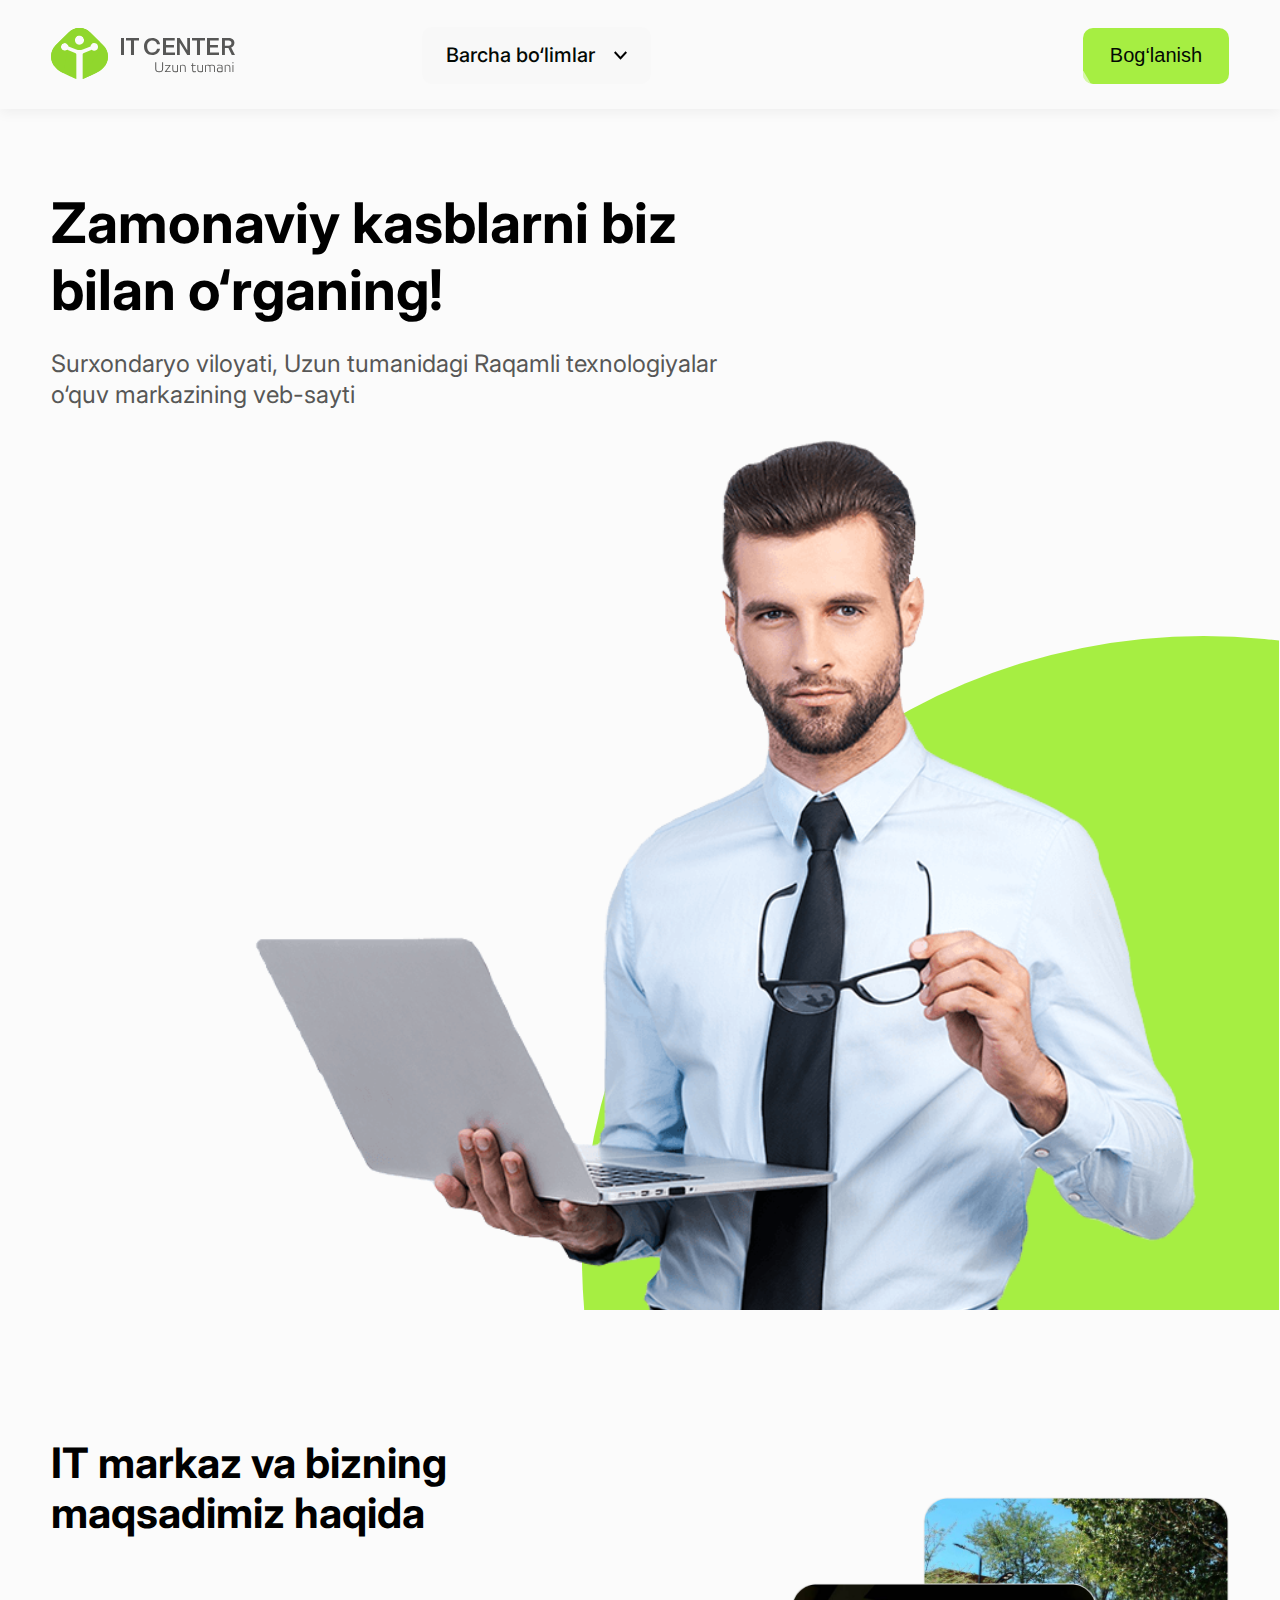
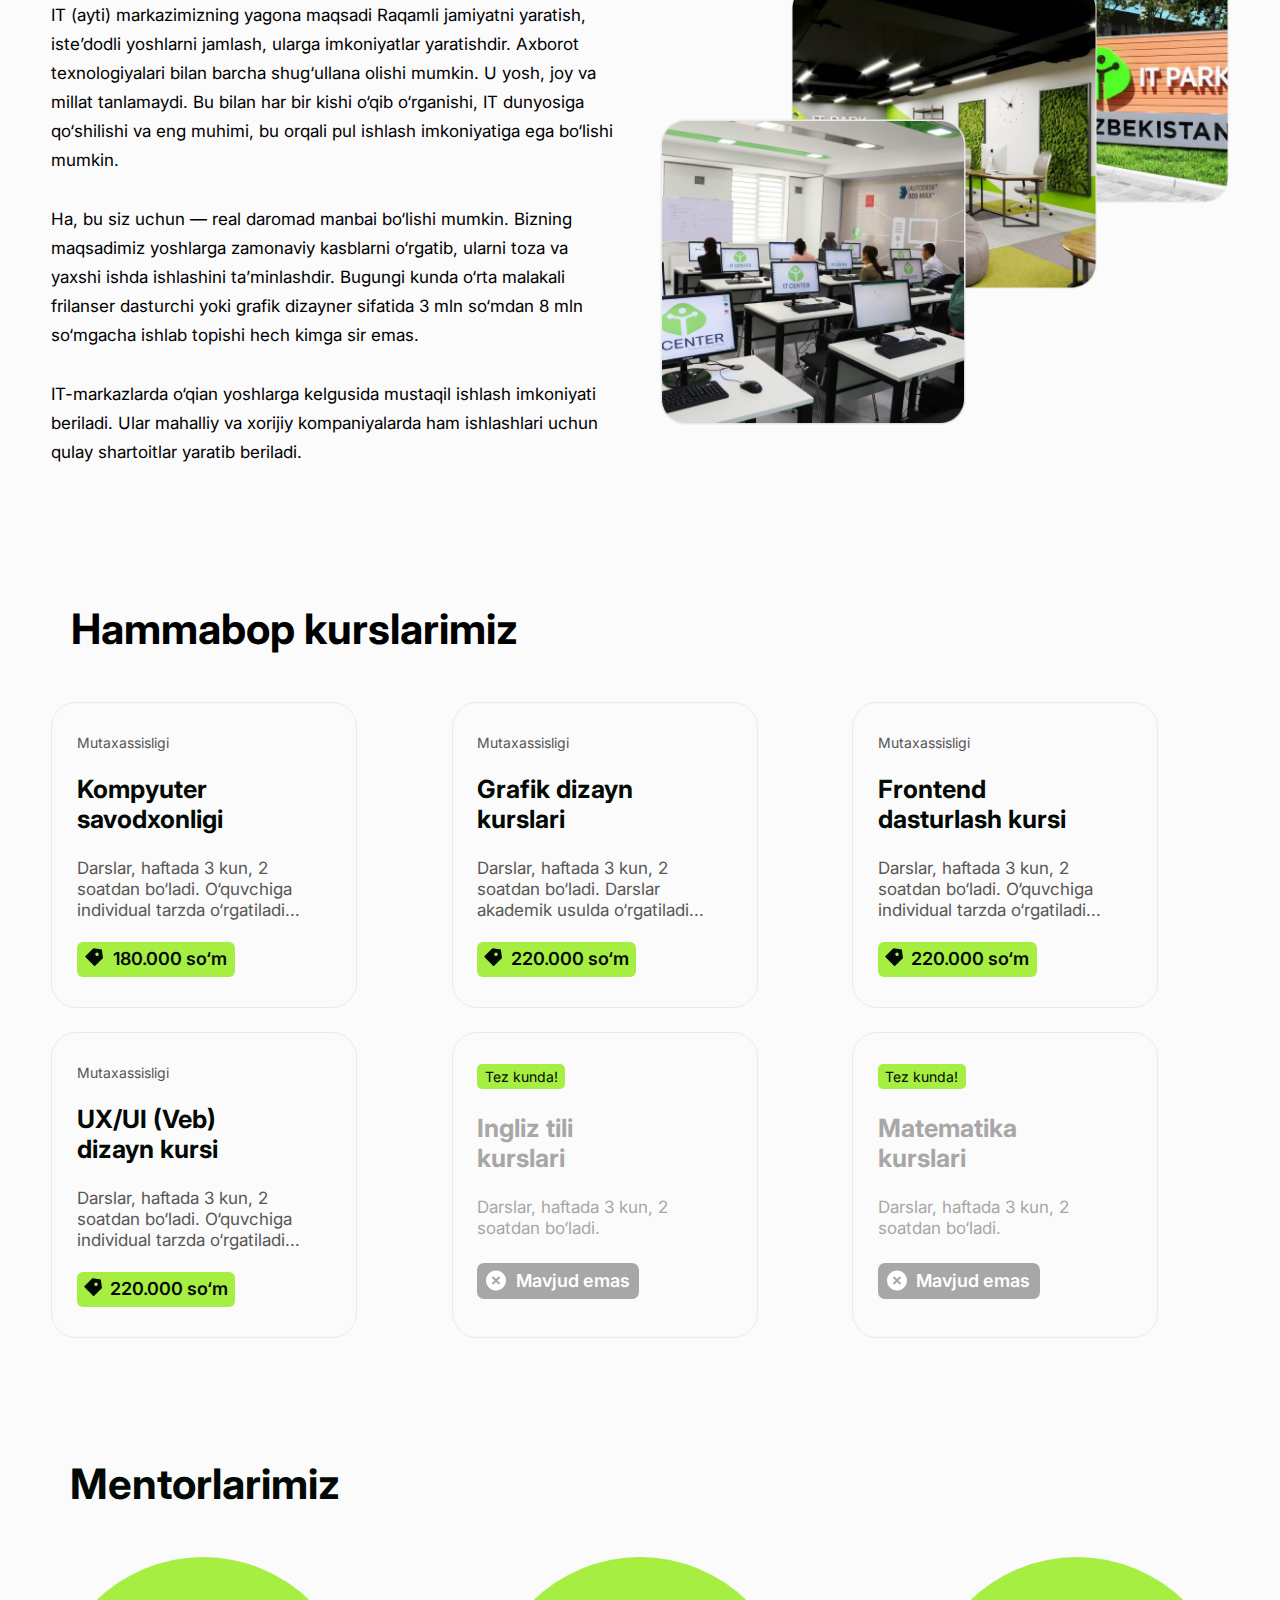
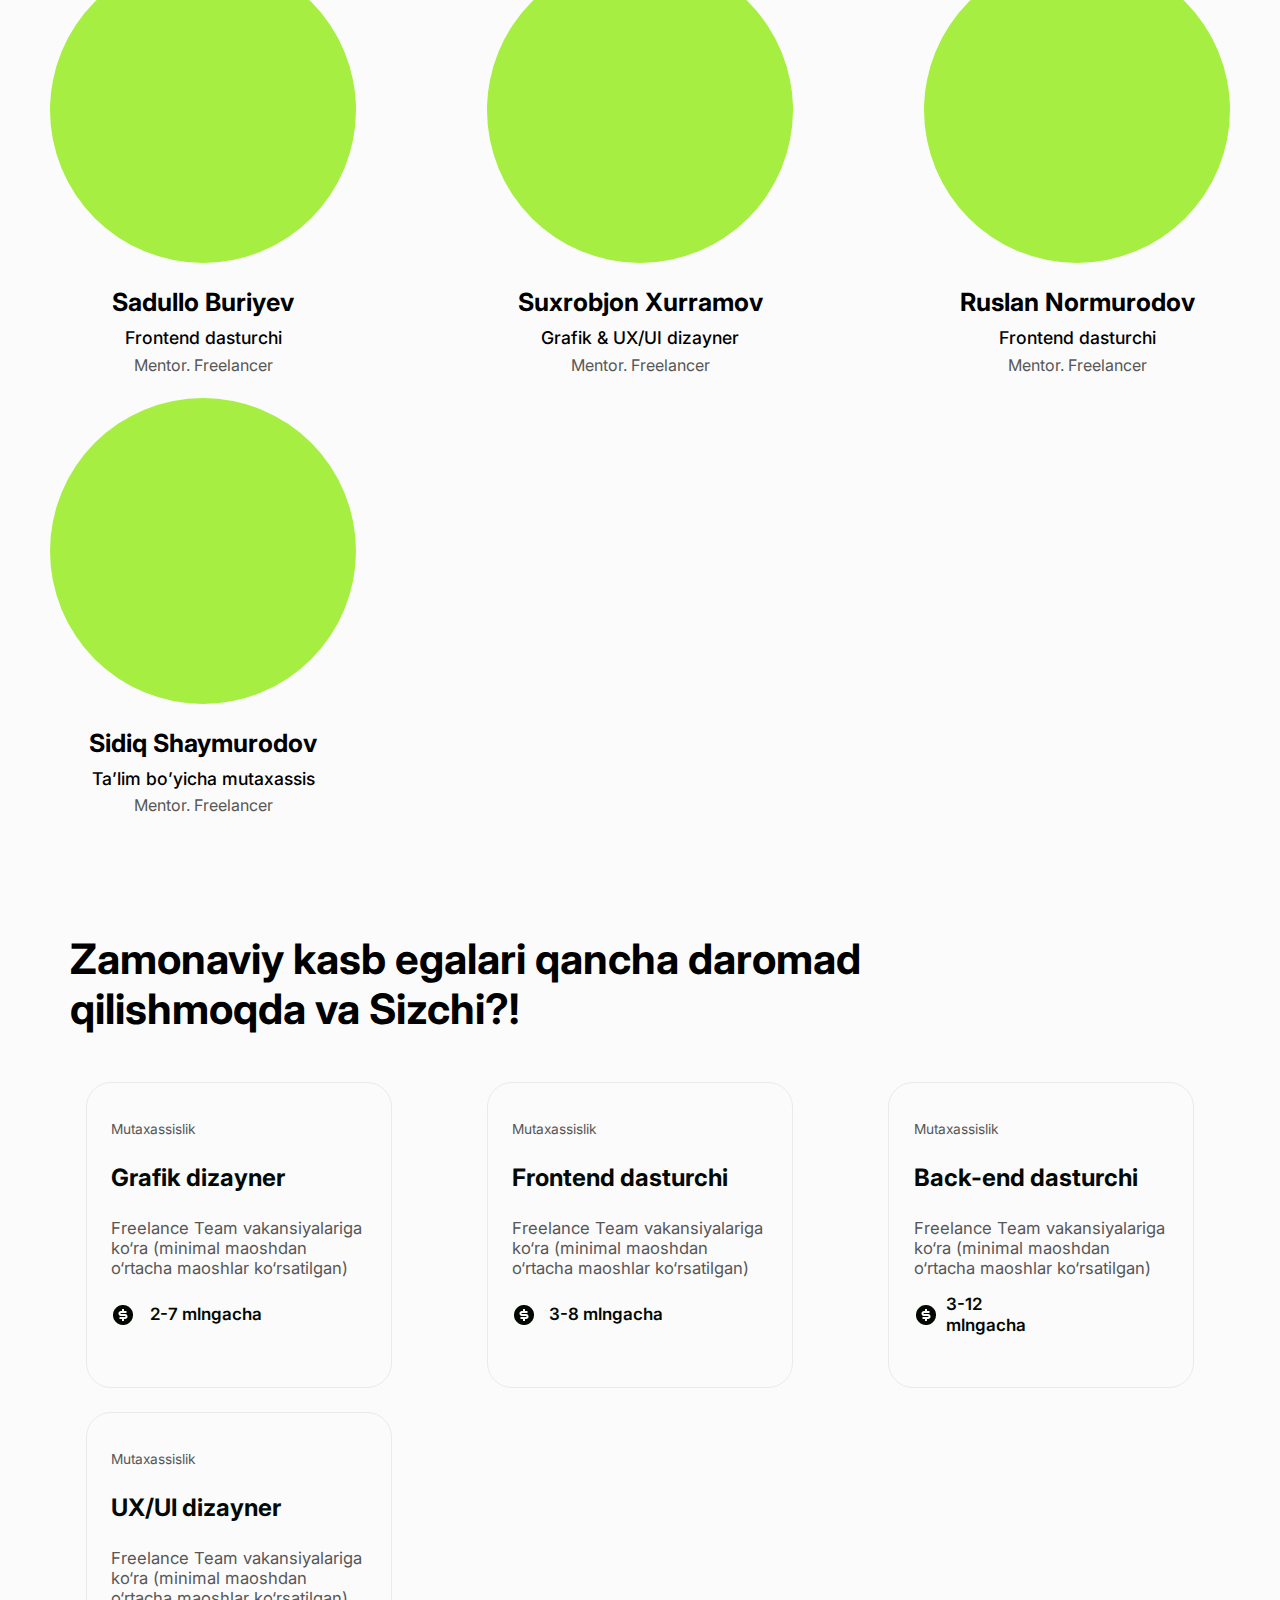
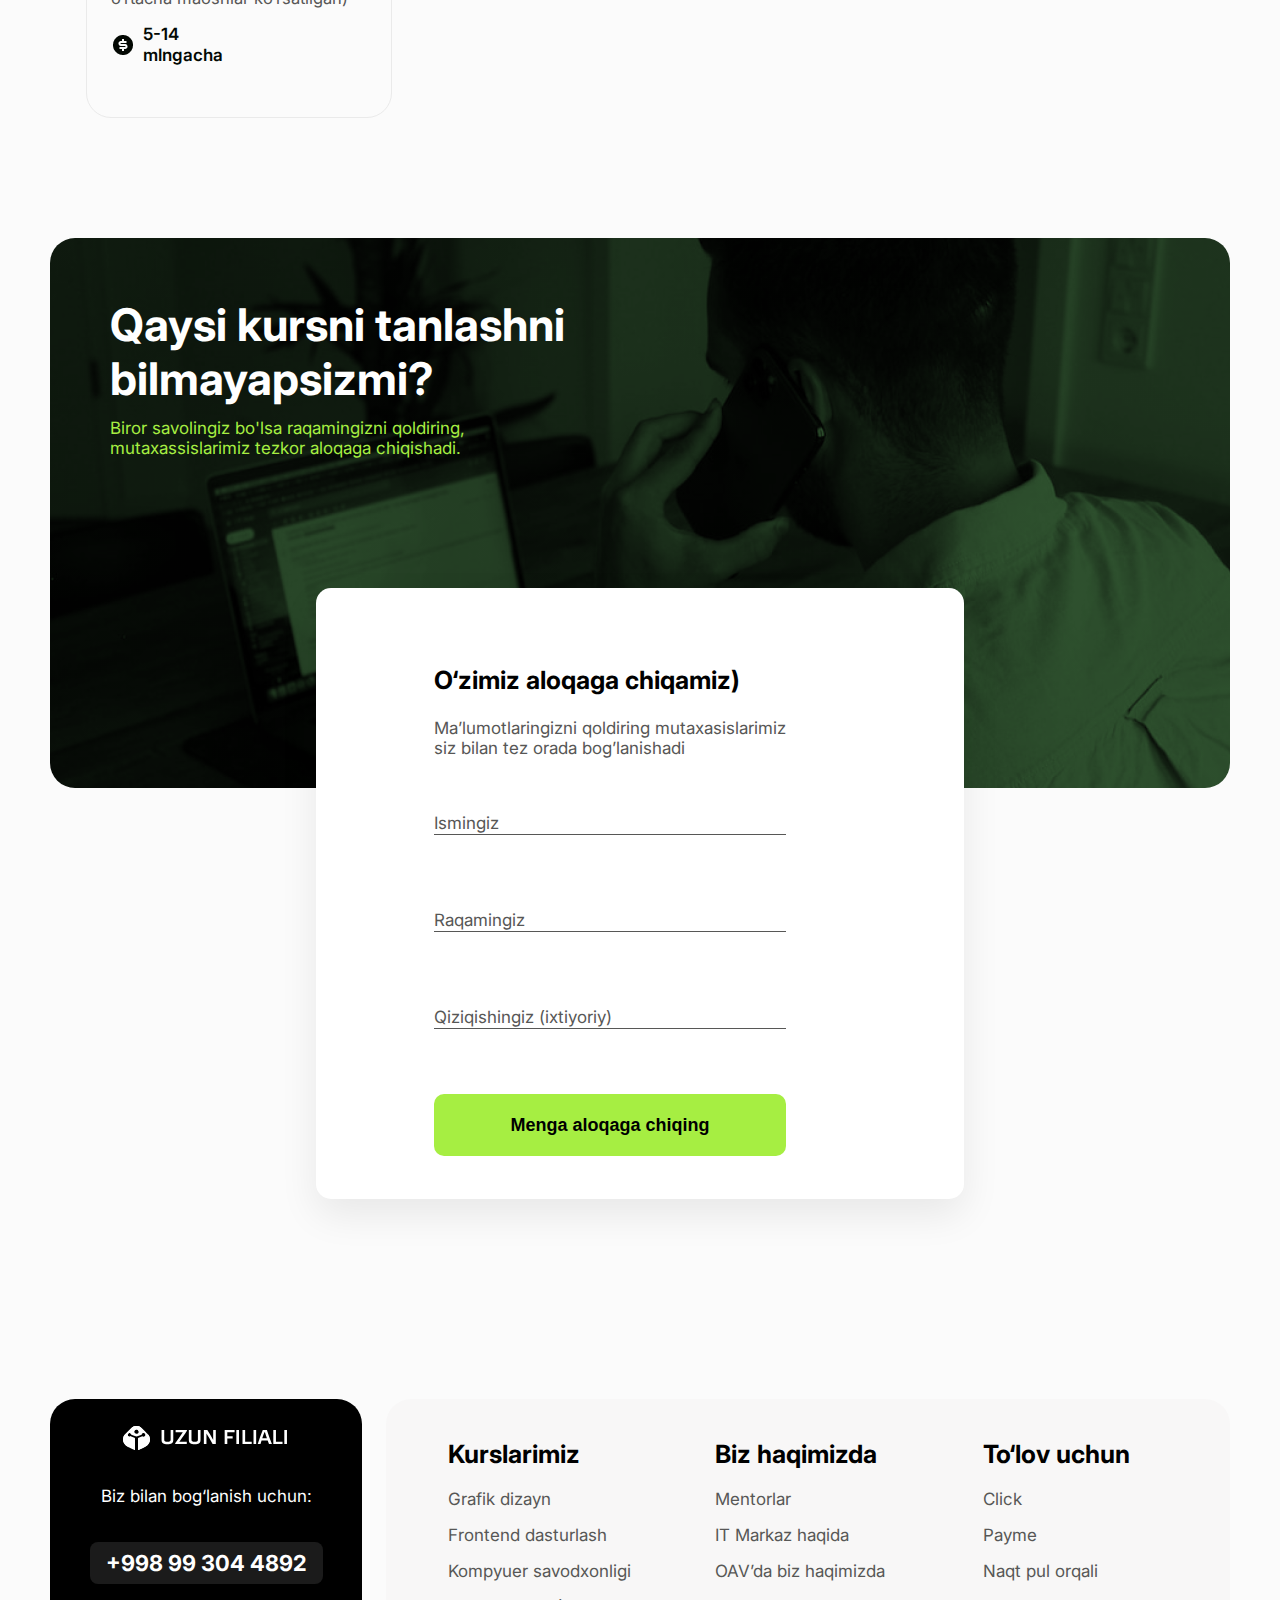
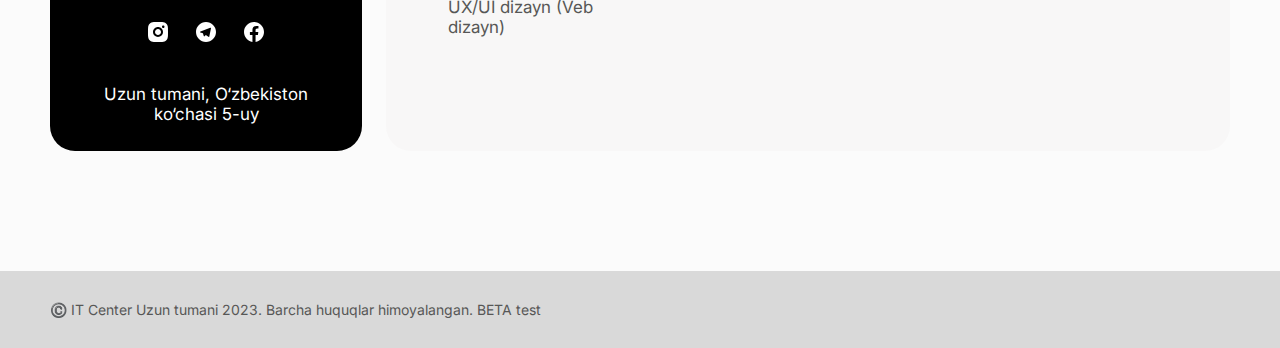
<file: index.html>
<!DOCTYPE html>
<html lang="en">
<head>
    <meta charset="UTF-8">
    <meta http-equiv="X-UA-Compatible" content="IE=edge">
    <meta name="viewport" content="width=device-width, initial-scale=1.0">
    <link rel="preconnect" href="https://fonts.googleapis.com">
    <link rel="preconnect" href="https://fonts.gstatic.com" crossorigin>
    <link href="https://fonts.googleapis.com/css2?family=Inter&family=Poppins:wght@400;500;600;700&display=swap" rel="stylesheet">
    <link rel="stylesheet" href="./style.css/style.css">
    <link rel="shortcut icon" href="https://it-park.uz/../favicons/favicon.ico"> 
    <title>IT Center Uzun website</title>
</head>
<body>
    <main class="page"> <!-- this's hidden in media --> 

        <header class="header" id="header"> 
            <div class="container">
               <div class="header__container">
                    <div class="header__logo">
                        <div class="header__img">
                            <img src="./style.css/img/s icons/logo.svg" alt="Logo" id="logo">
                        </div>
                        <div class="header__menu">
                            <div class="header__button">
                                <h1>Barcha bo‘limlar</h1>
                                <img class="active__icon" src="./style.css/img/arrow.svg" alt="∇">
                            </div>
                            <div class="hidden__menu">
                                <div class="menu__list">
                                    <nav class="menu">
                                        <ul>
                                            <a href="#about"><li class="item">Biz haqimizda</li></a>
                                            <a href="#info"><li class="item">Kurslarimiz</li></a> 
                                            <a href="#teachers"><li class="item">Mentorlar</li></a>
                                            <a href="#income"><li class="item">IT’da qancha daromad qilish mumkin?</li></a>
                                            <a href="#registrar"><li class="item">Ijtimoiy tarmoqdagi sahifalarimiz</li></a>
                                        </ul>
                                    </nav>
                                </div>
                                <div class="menu__skits">
                                    <div class="skits__content">
                                        <div class="skits__title">
                                            <h1>Sayt orqali kurslarimizga yozilganlarga</h1>
                                            <div class="skitka__subtitle">
                                                <h1>-10%</h1>
                                                <h4>chegirma</h4>
                                            </div>
                                        </div>
                                    </div>
                                </div>  
                            </div>
                        </div>
                        <div class="menu__btn">
                            <div class="btn__line" id="btn__line"></div>
                        </div>
                    </div>
                    <button class="contact">
                        <a class="contact__link" href="#">Bog‘lanish</a>
                    </button>
                    <div class="mobile__menu">
                        <div class="menu__conteiner">
                            <nav class="mobile__list">
                                <ul>
                                    <a href="#about"><li class="item">Biz haqimizda</li></a>
                                    <a href="#info"><li class="item">Kurslarimiz</li></a> 
                                    <a href="#teachers"><li class="item">Mentorlar</li></a>
                                    <a href="#income"><li class="item">IT’da qancha daromad qilish mumkin?</li></a>
                                    <a href="#registrar"><li class="item">Ijtimoiy tarmoqdagi sahifalarimiz</li></a>
                                </ul>
                            </nav>
                            <button class="contact__mobile">
                                <a class="contact__link" href="#">Bog‘lanish</a>
                            </button>
                            <div class="menu__skit">
                                <div class="skit__conteiner">
                                    <h3>Sayt orqali kurslarimizga yozilganlarga</h3>
                                    <div class="skit__content">
                                        <h1>-10%</h1>
                                        <h2>chegirma</h2>
                                    </div>
                                </div>
                            </div>
                        </div>
                    </div>
                </div>
            </div>
        </header>
    
        <section class="primary">
            <div class="container">
                <div class="primary__conteiner">
                    <div class="primary__content">
                        <h1>Zamonaviy kasblarni biz bilan o‘rganing!</h1>
                        <p class="primary__text">Surxondaryo viloyati, Uzun tumanidagi Raqamli texnologiyalar o‘quv markazining veb-sayti</p>
                    </div>
                    <div class="primary__picture">
                        <img src="./style.css/img/picture/pic.svg" alt="picture">
                    </div>
                </div>
            </div>
        </section>
    
        <section class="section about" id="about">
            <div class="container">
                <div class="about__container">
                    <div class="about__content">
                            <h2 class="about__title">IT markaz va bizning maqsadimiz haqida</h2>
                        <div class="about__text">
                            <p>IT (ayti) markazimizning yagona maqsadi Raqamli jamiyatni yaratish, iste’dodli yoshlarni jamlash, ularga imkoniyatlar yaratishdir. Axborot texnologiyalari bilan barcha shug‘ullana olishi mumkin. U yosh, joy va millat tanlamaydi. Bu bilan har bir kishi o‘qib o‘rganishi, IT dunyosiga qo‘shilishi va eng muhimi, bu orqali pul ishlash imkoniyatiga ega bo‘lishi mumkin.</p>
                            <p>Ha, bu siz uchun — real daromad manbai bo‘lishi mumkin. Bizning maqsadimiz yoshlarga zamonaviy kasblarni o‘rgatib, ularni toza va yaxshi ishda ishlashini ta’minlashdir. Bugungi kunda o‘rta malakali frilanser dasturchi yoki grafik dizayner sifatida 3 mln so‘mdan 8 mln so‘mgacha ishlab topishi hech kimga sir emas.</p>
                            <p>IT-markazlarda o‘qian yoshlarga kelgusida mustaqil ishlash imkoniyati beriladi. Ular mahalliy va xorijiy kompaniyalarda ham ishlashlari uchun qulay shartoitlar yaratib beriladi.</p>
                        </div>
                    </div>
                    <div class="about__images">
                        <div class="images__container">
                            <img class="about__img01 about__img" src="./style.css/img/Rectangle 4.png" alt="about-img">
                            <img class="about__img02 about__img" src="./style.css/img/Rectangle 5.png" alt="about-img">
                            <img class="about__img03 about__img" src="./style.css/img/Rectangle 3.png" alt="about-img">
                        </div>
                    </div>
                </div>
            </div>
        </section>
    
         <section class="section info" id="info">
            <div class="container">
                    <h1 class="info__title">Hammabop kurslarimiz</h1>
                    <div class="info__container">
                        
                        <div class="info__card card_01">
                            <div class="info__content">
                                <p class="info__subtitle">Mutaxassisligi</p>
                                <h1 class="info__card_title"> Kompyuter savodxonligi </h1>
                                <p class="info__text">Darslar, haftada 3 kun, 2 soatdan bo‘ladi. O‘quvchiga individual tarzda o‘rgatiladi...</p>
                                <div class="info__block">
                                    <div class="block__icon card-01__icon"></div>
                                    <h4 class="block__text card-01__text"></h4>
                                </div>
                            </div>
                        </div>   
    
                        <div class="info__card card_02">
                            <div class="info__content">
                                <p class="info__subtitle">Mutaxassisligi</p>
                                <h1 class="info__card_title"> Grafik dizayn <br> kurslari </h1>
                                <p class="info__text">Darslar, haftada 3 kun, 2 soatdan bo‘ladi. Darslar akademik usulda o‘rgatiladi... </p>
                                <div class="info__block">
                                    <div class="block__icon card-02__icon"></div>
                                    <h4 class="block__text card-02__text"></h4>
                                </div>
                            </div>
                        </div>    
    
                        <div class="info__card card_03">
                            <div class="info__content">
                                <p class="info__subtitle">Mutaxassisligi</p>
                                <h1 class="info__card_title"> Frontend <br> dasturlash kursi </h1>
                                <p class="info__text">Darslar, haftada 3 kun, 2 soatdan bo‘ladi. O‘quvchiga individual tarzda o‘rgatiladi...</p>
                                <div class="info__block">
                                    <div class="block__icon card-03__icon"></div>
                                    <h4 class="block__text card-02__text"></h4>
                                </div>
                            </div>
                        </div>    
    
                        <div class="info__card card_04">
                            <div class="info__content">
                                <p class="info__subtitle">Mutaxassisligi</p>
                                <h1 class="info__card_title"> UX/UI (Veb) <br> dizayn kursi </h1>
                                <p class="info__text">Darslar, haftada 3 kun, 2 soatdan bo‘ladi. O‘quvchiga individual tarzda o‘rgatiladi...</p>
                                <div class="info__block">
                                    <div class="block__icon card-04__icon"></div>
                                    <h4 class="block__text card-02__text"></h4>
                                </div>
                            </div>
                        </div>  
                         
                        <div class="info__card card_05">
                            <div class="info__content">
                                <div class="new__box_subtitle">
                                    <p class="new__subtitle"></p>
                                </div>
                                <h1 class="new__card_title new__card_titleM"></h1>
                                <p class="new__text"></p>
                                <div class="new__block">
                                    <img src="./style.css/img/s icons/x.svg" alt="⨉">
                                    <h4 class="new__block_text">Mavjud emas</h4>
                                </div>
                            </div>
                        </div>   
    
                        <div class="info__card card_06">
                            <div class="info__content">
                                <div class="new__box_subtitle">
                                    <p class="new__subtitle"></p>
                                </div>
                                <h1 class="new__card_title new__card_titleI"></h1>
                                <p class="new__text"></p>
                                <div class="new__block">
                                    <img src="./style.css/img/s icons/x.svg" alt="⨉">
                                    <h4 class="new__block_text">Mavjud emas</h4>
                                </div>
                            </div>
                        </div>    
                       
                    </div>
            </div>
        </section>
    
        <section class="section teachers" id="teachers">
            <div class="container">
                    <h1 class="teacher__title">Mentorlarimiz</h1>
                    <div class="teachers__container">
    
                        <div class="teacher__card">
                            <div class="teacher__picture">
                                <img src="./style.css/img/teachers/ava pic.png" alt="Mentors">
                            </div>
                            <div class="teacher__content">
                                <h1 class="teacher__card_title">Sadullo Buriyev</h1>
                                <h3 class="teacher__subtitle">Frontend dasturchi</h3>
                                <p class="teacher__text">Mentor. Freelancer</p>
                            </div>
                        </div>
    
                        <div class="teacher__card">
                            <div class="teacher__picture">
                                <img src="./style.css/img/teachers/ava pic-1.png" alt="Mentors">
                            </div>
                            <div class="teacher__content">
                                <h1 class="teacher__card_title">Suxrobjon Xurramov</h1>
                                <h3 class="teacher__subtitle">Grafik & UX/UI dizayner</h3>
                                <p class="teacher__text">Mentor. Freelancer</p>
                            </div>
                        </div>
    
                        <div class="teacher__card">
                            <div class="teacher__picture">
                                <img src="./style.css/img/teachers/ava pic-2.png" alt="Mentors">
                            </div>
                            <div class="teacher__content">
                                <h1 class="teacher__card_title">Ruslan Normurodov</h1>
                                <h3 class="teacher__subtitle">Frontend dasturchi</h3>
                                <p class="teacher__text">Mentor. Freelancer</p>
                            </div>
                        </div>
    
                        <div class="teacher__card">
                            <div class="teacher__picture">
                                <img src="./style.css/img/teachers/Rectangle 6.png" alt="Mentors">
                            </div>
                            <div class="teacher__content">
                                <h1 class="teacher__card_title">Sidiq Shaymurodov</h1>
                                <h3 class="teacher__subtitle">Ta’lim bo’yicha mutaxassis</h3>
                                <p class="teacher__text">Mentor. Freelancer</p>
                            </div>
                        </div>
    
                    </div>
            </div>
        </section>
    
        <section class="section income" id="income">
            <div class="container">
                <div class="info__body income__body">
                    <h1 class="info__title income__title">Zamonaviy kasb egalari qancha daromad <br> qilishmoqda va Sizchi?!</h1>
                    <div class="info__container income__container">
    
                        <div class="income__card">
                            <div class="income__content">
                                <p class="income__subtitle">Mutaxassislik</p>
                                <h1 class="income__card_title income__card01"></h1>
                                <p class="income__text"></p>
                                <div class="income__block">
                                    <div class="block__icon card-05__icon"></div>
                                    <h4 class="block__text02 card-05__text"></h4>
                                </div>
                            </div>
                        </div>
    
                        <div class="income__card">
                            <div class="income__content">
                                <p class="income__subtitle">Mutaxassislik</p>
                                <h1 class="income__card_title income__card02"></h1>
                                <p class="income__text"></p>
                                <div class="income__block">
                                    <div class="block__icon card-05__icon"></div>
                                    <h4 class="block__text02 card-06__text"></h4>
                                </div>
                            </div>
                        </div>
    
                        <div class="income__card">
                            <div class="income__content">
                                <p class="income__subtitle">Mutaxassislik</p>
                                <h1 class="income__card_title income__card03"></h1>
                                <p class="income__text"></p>
                                <div class="income__block">
                                    <div class="block__icon card-05__icon"></div>
                                    <h4 class="block__text02 card-07__text"></h4>
                                </div>
                            </div>
                        </div>
    
                        <div class="income__card">
                            <div class="income__content">
                                <p class="income__subtitle">Mutaxassislik</p>
                                <h1 class="income__card_title income__card04"></h1>
                                <p class="income__text"></p>
                                <div class="income__block">
                                    <div class="block__icon card-05__icon"></div>
                                    <h4 class="block__text02 card-08__text"></h4>
                                </div>
                            </div>
                        </div>
    
                    </div>
                </div>
            </div>
        </section>
    
        <section class="section registrar" id="registrar">
            <div class="container">
                <div class="registrar__container">
                    <div class="registrar__img">
                         <div class="registrar__content" id="registrar__content">
                            <h2 class="registrar__title">Qaysi kursni tanlashni <br> bilmayapsizmi?</h2>
                            <p class="registrar__subtitle">Biror savolingiz bo'lsa raqamingizni qoldiring, <br> mutaxassislarimiz tezkor aloqaga chiqishadi.</p>
                        </div>
                    </div>
    
                    <div class="registrar__form_container">
                        <div class="registrar__form" id="registrar__form">
                            <div class="registrar__card_content" id="registrar__card_content">
                                <h1>O‘zimiz aloqaga chiqamiz)</h1>
                                <p>Ma’lumotlaringizni qoldiring mutaxasislarimiz<br> siz bilan tez orada bog’lanishadi</p>
                                <form action="#" id="form">
                                    <div class="form__text">
                                        <input id="email" class="form__input" type="text" autocomplete="off" placeholder=" ">
                                        <label for="email" class="form__label">Ismingiz</label>
                                    </div>
                                    <div class="form__text">
                                        <input id="number" class="form__input" type="text" autocomplete="off" placeholder=" ">
                                        <label for="number" class="form__label">Raqamingiz</label>
                                    </div>
                                    <div class="form__text">
                                        <input id="email" class="form__input" type="text" autocomplete="off" placeholder=" ">
                                        <label for="email" class="form__label">Qiziqishingiz (ixtiyoriy)</label>
                                    </div>
                                    <button class="submit" type="submit">Menga aloqaga chiqing</button>
                                </form>
                            </div>
                        </div>
                    </div>
                    
                </div>
            </div>
        </section>
    
        <section class="information">
            <div class="container">
                    <div class="information__container">
                        <div class="information__card_black">
                            <div class="information__card_content">
                                <img class="information__logo" src="./style.css/img/logo 2.svg" alt="IT CENTER">
        
                                <h1 class="information__title">Biz bilan bog‘lanish uchun:</h1>
                                <h1 class="information__numbers">+998 99 304 4892</h1>
                                <div class="block__icons">
                                    <a href="#"><img src="./style.css/img/s icons/instagram-fill.svg" alt="instagram"></a> 
                                    <a href="#"><img src="./style.css/img/s icons/telegram-fill.svg" alt="telegram"> </a> 
                                    <a href="#"><img src="./style.css/img/s icons/facebook-circle-fill.svg" alt="facebook"></a> 
                                </div>
                                <h2>Uzun tumani, O‘zbekiston ko‘chasi 5-uy</h2>
                            </div>
                        </div>
                        <div class="information__cards" id="information__cards">
                            <div class="cards__container">
    
                                <div class="information__card">
                                    <h1>Kurslarimiz</h1>
                                    <div class="information__content">
                                        <p>Grafik dizayn</p>
                                        <p>Frontend dasturlash</p>
                                        <p>Kompyuer savodxonligi</p>
                                        <p>UX/UI dizayn (Veb dizayn)</p>
                                    </div>
                                </div>
        
                                <div class="information__card information__card02">
                                    <h1>Biz haqimizda</h1>
                                    <div class="information__content">
                                        <p>Mentorlar</p>
                                        <p>IT Markaz haqida</p>
                                        <p>OAV’da biz haqimizda </p>
                                    </div>
                                </div>
        
                                <div class="information__card">
                                    <h1>To‘lov uchun</h1>
                                    <div class="information__content">
                                        <p>Click</p>
                                        <p>Payme</p>
                                        <p>Naqt pul orqali</p>
                                    </div>
                                </div>
    
                            </div>
                        </div>
    
                        <div class="information__min">
    
                            <div class="information__btn">
                                <h1>Kurslarimiz</h1>
                                <img class="min__img01" src="./style.css/img/arrow.svg" alt="not information">
                                <div class="information__lists">
                                    <ul>
                                        <li>Grafik dizayn</li>
                                        <li>Frontend dasturlash</li>
                                        <li>Kompyuer savodxonligi</li>
                                        <li>UX/UI dizayn (Veb dizayn)</li>
                                    </ul>
                                </div>
                            </div>
    
                            <div class="information__btn">
                                <h1>Biz haqimizda</h1>
                                <img class="min__img02" src="./style.css/img/arrow.svg" alt="not information">
                                <div class="information__lists">
                                    <ul>
                                        <li>Mentorlar</li>
                                        <li>IT Markaz haqida</li>
                                        <li>OAV’da biz haqimizda</li>
                                    </ul>
                                </div>
                            </div>
    
                            <div class="information__btn">
                                <h1>To‘lov uchun</h1>
                                <img class="min__img03" src="./style.css/img/arrow.svg" alt="not information">
                                <div class="information__lists">
                                    <ul>
                                        <li>Click</li>
                                        <li>Payme</li>
                                        <li>Naqt pul orqali</li>
                                    </ul>
                                </div>
                            </div>
    
                        </div>
                    </div>
            </div>
        </section>
    
        <footer class="section footer">
            <div class="container">
                <div class="footer__container">
                    <h1>©️ IT Center Uzun tumani 2023. Barcha huquqlar himoyalangan. <span>BETA test</span> </h1>
                </div>
            </div>
        </footer>
    
        <div class="over"></div>

    </main>

    <script src="./script.js/script.js"></script>
</body>
</html>
</file>
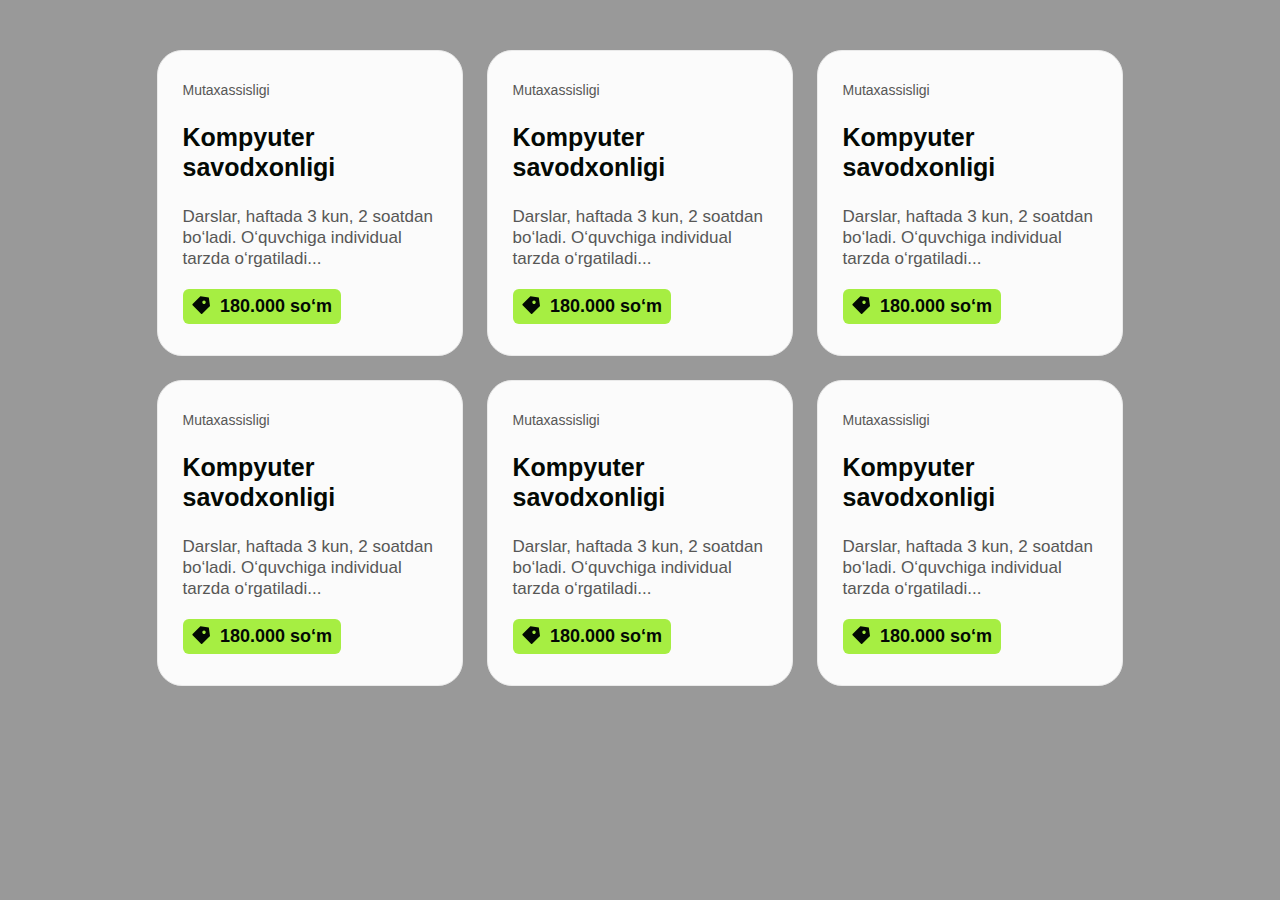
<file: full cards testing/index.html>
<!DOCTYPE html>
<html lang="en">
<head>
    <meta charset="UTF-8">
    <meta http-equiv="X-UA-Compatible" content="IE=edge">
    <meta name="viewport" content="width=device-width, initial-scale=1.0">
    <link rel="stylesheet" href="./cards__style/cards.css">
    <title>cards testing</title>
</head>
<body>

    <section class="cards">
        <div class="container">
            <div class="cards__center">
                <div class="cards__container">

                    <div class="card">
                        <div class="card__content">
                            <p class="card__subtitle">Mutaxassisligi</p>
                            <h1 class="card__title"> Kompyuter savodxonligi </h1>
                            <p class="card__text">Darslar, haftada 3 kun, 2 soatdan bo‘ladi. O‘quvchiga individual tarzda o‘rgatiladi...</p>
                            <div class="card__block">
                                <div class="block__icon"></div>
                                <h4 class="block__text"></h4>
                            </div>
                        </div>
                    </div>    
            
                    <div class="card">
                        <div class="card__content">
                            <p class="card__subtitle">Mutaxassisligi</p>
                            <h1 class="card__title"> Kompyuter savodxonligi </h1>
                            <p class="card__text">Darslar, haftada 3 kun, 2 soatdan bo‘ladi. O‘quvchiga individual tarzda o‘rgatiladi...</p>
                            <div class="card__block">
                                <div class="block__icon"></div>
                                <h4 class="block__text"></h4>
                            </div>
                        </div>
                    </div>    
            
                    <div class="card">
                        <div class="card__content">
                            <p class="card__subtitle">Mutaxassisligi</p>
                            <h1 class="card__title"> Kompyuter savodxonligi </h1>
                            <p class="card__text">Darslar, haftada 3 kun, 2 soatdan bo‘ladi. O‘quvchiga individual tarzda o‘rgatiladi...</p>
                            <div class="card__block">
                                <div class="block__icon"></div>
                                <h4 class="block__text"></h4>
                            </div>
                        </div>
                    </div>    
                    
                    <div class="card info__card info__hidden">
                        <div class="card__content">
                            <p class="card__subtitle">Mutaxassisligi</p>
                            <h1 class="card__title"> Kompyuter savodxonligi </h1>
                            <p class="card__text">Darslar, haftada 3 kun, 2 soatdan bo‘ladi. O‘quvchiga individual tarzda o‘rgatiladi...</p>
                            <div class="card__block">
                                <div class="block__icon"></div>
                                <h4 class="block__text"></h4>
                            </div>
                        </div>
                    </div>  
            
                    <div class="card info__card info__hidden">
                        <div class="card__content">
                            <p class="card__subtitle">Mutaxassisligi</p>
                            <h1 class="card__title"> Kompyuter savodxonligi </h1>
                            <p class="card__text">Darslar, haftada 3 kun, 2 soatdan bo‘ladi. O‘quvchiga individual tarzda o‘rgatiladi...</p>
                            <div class="card__block">
                                <div class="block__icon"></div>
                                <h4 class="block__text"></h4>
                            </div>
                        </div>
                    </div>    
            
                    <div class="card info__card info__hidden">
                        <div class="card__content">
                            <p class="card__subtitle">Mutaxassisligi</p>
                            <h1 class="card__title"> Kompyuter savodxonligi </h1>
                            <p class="card__text">Darslar, haftada 3 kun, 2 soatdan bo‘ladi. O‘quvchiga individual tarzda o‘rgatiladi...</p>
                            <div class="card__block">
                                <div class="block__icon"></div>
                                <h4 class="block__text"></h4>
                            </div>
                        </div>
                    </div>  

                    <div class="info__button" id="info__btn">
                        <h1>Refresh</h1>
                        <img class="info__button_img" src="./cards__style/refresh-line.png" alt="refresh"> 
                    </div>

                </div>
            </div>
        </div>
    </section>
    
    <script src="./app.js"></script>

</body>
</html>
</file>
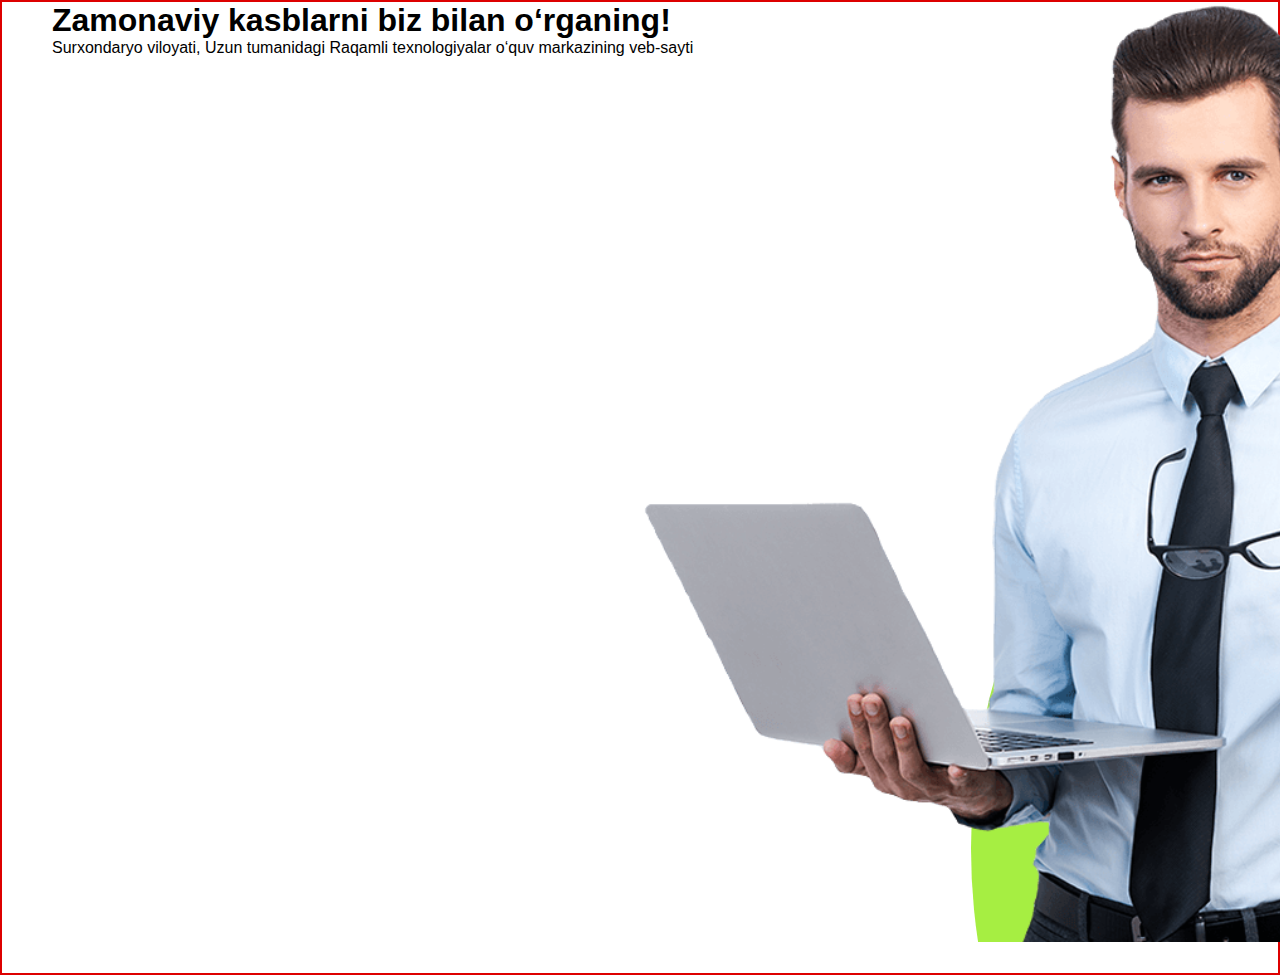
<file: full cards testing/test__primary/index.html>
<!DOCTYPE html>
<html lang="en">
<head>
    <meta charset="UTF-8">
    <meta http-equiv="X-UA-Compatible" content="IE=edge">
    <meta name="viewport" content="width=device-width, initial-scale=1.0">
    <link rel="stylesheet" href="./style.css">
    <title>test primary</title>
</head>
<body>
    
    <section class="primary">
        <div class="container new__container">

            <div class="primary__contetn">
                <h1>Zamonaviy kasblarni biz bilan o‘rganing!</h1>
                <p>Surxondaryo viloyati, Uzun tumanidagi Raqamli texnologiyalar o‘quv markazining veb-sayti</p>
            </div>  

        </div>

       <div class="primary__container">
            <div class="primary__img"></div>
            <div class="primary__box"></div>
       </div>

    </section>

</body>
</html>
</file>
<file: style.css/style.css>
@charset "UTF-8";
html, body, div, span, applet, object, iframe,
h1, h2, h3, h4, h5, h6, p, blockquote, pre,
a, abbr, acronym, address, big, cite, code,
del, dfn, em, img, ins, kbd, q, s, samp,
small, strike, strong, sub, sup, tt, var,
b, u, i, center,
dl, dt, dd, ol, ul, li,
fieldset, form, label, legend,
table, caption, tbody, tfoot, thead, tr, th, td,
article, aside, canvas, details, embed,
figure, figcaption, footer, header, hgroup,
menu, nav, output, ruby, section, summary,
time, mark, audio, video {
  margin: 0;
  padding: 0;
  border: 0;
  font-size: 100%;
  font: inherit;
  vertical-align: baseline;
  text-decoration: none;
  list-style: none;
  box-sizing: border-box;
}

.container {
  margin: 0 auto;
  max-width: 1520px;
  width: 100%;
  height: 100%;
  padding: 0 50px;
}

@-webkit-keyframes focus {
  0% {
    transform: rotate(60deg) translateY(170px);
  }
  20% {
    transform: rotate(60deg) translateY(-180px);
  }
  80% {
    transform: rotate(60deg) translateY(-180px);
  }
  90% {
    transform: rotate(60deg) translateY(-180px);
  }
  100% {
    transform: rotate(60deg) translateY(170px);
    opacity: 0;
    z-index: -1;
  }
}

@keyframes focus {
  0% {
    transform: rotate(60deg) translateY(170px);
  }
  20% {
    transform: rotate(60deg) translateY(-180px);
  }
  80% {
    transform: rotate(60deg) translateY(-180px);
  }
  90% {
    transform: rotate(60deg) translateY(-180px);
  }
  100% {
    transform: rotate(60deg) translateY(170px);
    opacity: 0;
    z-index: -1;
  }
}
html {
  scroll-behavior: smooth;
}

body {
  font-family: "Inter", sans-serif;
  background-color: #fbfbfb;
  height: 1000px;
}

.section {
  margin-top: 120px;
}

.over-hidden {
  width: 100%;
  height: 800%;
  position: absolute;
  top: 0;
  left: 0;
  z-index: 90;
}

.page {
  overflow-x: hidden;
}

.header {
  margin: 0 auto;
  width: 100%;
  height: 109px;
  box-shadow: 0px 4px 12px rgba(0, 0, 0, 0.05);
  background-color: #FAFAFA;
  border: 1px solid rgba(255, 255, 255, 0);
}

.header__active {
  position: fixed;
  top: 0;
  left: 0;
  transition: 0.2s linear;
  z-index: 101;
}

.header__container {
  display: flex;
  justify-content: space-between;
  align-items: center;
  width: 100%;
  height: 109px;
  z-index: 100;
}

.header__logo {
  display: flex;
  justify-content: space-between;
  align-items: center;
  width: 600px;
}

.header__img img {
  width: 184px;
  height: auto;
}

.header__menu {
  transition: 0.1s linear;
}

.header__button {
  display: flex;
  justify-content: space-between;
  padding: 16px 24px;
  gap: 18px;
  border-radius: 10px;
  background-color: #F8F8F8;
  cursor: pointer;
  position: relative;
  z-index: 102;
  -webkit-user-select: none;
     -moz-user-select: none;
      -ms-user-select: none;
          user-select: none;
}
.header__button h1 {
  font-size: 20px;
  font-weight: 500;
  font-style: normal;
  line-height: 24.2px;
  text-align: center;
  color: #030904;
}
.header__button .menu__icon {
  transition: 0.2s linear;
  transform: rotate(180deg);
}
.header__button .active__icon {
  transition: 0.2s linear;
}

.hidden__menu {
  display: flex;
  margin-top: 10px;
  position: absolute;
  transition: 0.2s linear;
  opacity: 0;
  z-index: -100;
  transform: translate(0px, -20px);
  transform: scale(0, 0);
  transition: 0.2s linear;
}

.menu__active {
  display: flex;
  margin-top: 10px;
  position: absolute;
  transition: 0.2s linear;
  opacity: 100;
  z-index: 105;
  transform: translate(0px, 0px);
}

.menu__list {
  width: 274px;
  height: 346px;
  background-color: #fff;
  border: 1px solid #EAEAEA;
  border-radius: 10px;
  margin-right: -1px;
}

.menu ul {
  display: flex;
  flex-direction: column;
  gap: 16px;
  width: 214px;
  height: 227px;
  position: absolute;
  top: 40px;
  left: 30px;
}
.menu a {
  color: #000;
}
.menu .item {
  font-size: 17px;
  font-weight: 400;
  line-height: 21px;
  font-style: normal;
  color: #000;
  cursor: pointer;
}

.menu__skits {
  display: flex;
  justify-content: center;
  align-items: center;
  width: 259px;
  height: 346px;
  background-color: #FAFAFA;
  border: 1px solid #EAEAEA;
  border-radius: 10px;
}
.menu__skits .skits__content {
  display: flex;
  justify-content: center;
  align-items: center;
  width: 195px;
  height: 266px;
  border-radius: 10px;
  background-color: #a6ee42;
  position: relative;
  overflow: hidden;
}
.menu__skits .skits__content::before {
  content: "";
  position: absolute;
  width: 336px;
  height: 30px;
  transform: rotate(60deg) translateY(190px);
  background: linear-gradient(83.59deg, #FFFFFF -41.08%, rgba(217, 217, 217, 0) 112.49%);
  -webkit-animation-name: focus;
          animation-name: focus;
  -webkit-animation-duration: 4s;
          animation-duration: 4s;
  -webkit-animation-delay: 5s;
          animation-delay: 5s;
  -webkit-animation-iteration-count: infinite;
          animation-iteration-count: infinite;
}
.menu__skits .skits__title {
  width: 159px;
  height: 202px;
  margin: 32px 18px;
  font-size: 17px;
  font-weight: 400;
  line-height: 20.57px;
}

.skitka__subtitle {
  margin-top: 15px;
  border-radius: 12px;
  padding: 8px;
  border: 2px solid rgb(144, 215, 45);
  display: flex;
  align-items: center;
  flex-direction: column;
}
.skitka__subtitle h1 {
  font-size: 56px;
  font-weight: 500;
  font-style: normal;
  line-height: 68px;
  text-align: center;
}
.skitka__subtitle h4 {
  font-size: 20px;
  font-weight: 500;
  line-height: 24.2px;
  text-align: center;
}

.contact {
  max-width: 146px;
  width: 100%;
  height: 56px;
  border-radius: 10px;
  border: 0;
  outline: 0;
  background-color: rgb(166, 238, 66);
  position: relative;
  overflow: hidden;
}
.contact::before {
  content: "";
  position: absolute;
  width: 336px;
  height: 30px;
  transform: rotate(60deg) translateY(190px);
  background: linear-gradient(83.59deg, #FFFFFF -41.08%, rgba(217, 217, 217, 0) 112.49%);
  -webkit-animation-name: focus;
          animation-name: focus;
  -webkit-animation-duration: 4s;
          animation-duration: 4s;
  -webkit-animation-delay: 5s;
          animation-delay: 5s;
  -webkit-animation-iteration-count: infinite;
          animation-iteration-count: infinite;
}
.contact a {
  font-size: 20px;
  font-weight: 500;
  line-height: 24.2px;
  color: rgb(3, 9, 4);
}

.line__active {
  background-color: rgb(190, 94, 94);
}

.menu__btn {
  display: none;
  width: 48px;
  height: 48px;
}
.menu__btn .btn__line {
  width: 36px;
  height: 4px;
  background-color: #000;
  position: relative;
}
.menu__btn .btn__line::after {
  content: "";
  width: 36px;
  height: 4px;
  position: absolute;
  top: 12px;
  background-color: #000;
}
.menu__btn .btn__line::before {
  content: "";
  width: 36px;
  height: 4px;
  position: absolute;
  top: -12px;
  background-color: #000;
}

.mobile__menu {
  display: none;
  width: 100%;
  height: 1000px;
  position: absolute;
  top: 109px;
  left: -900px;
  background-color: #fff;
  z-index: 10;
  transition: 0.3s ease-in-out;
}

.bar__active {
  position: absolute;
  top: 109px;
  left: 0;
  transition: 0.3s ease;
}

.menu__conteiner {
  width: 100%;
  height: 100%;
  padding: 0 20px;
}

.mobile__list {
  margin-top: 68px;
}
.mobile__list li {
  max-width: 359px;
  width: 100%;
  margin-bottom: 32px;
  font-size: 20px;
  font-weight: 500;
  line-height: 24px;
}
.mobile__list a {
  color: #000;
}

.contact__mobile {
  display: none;
  margin-bottom: 80px;
  padding: 16px 24px;
  border: 0;
  border-radius: 10px;
  background-color: #030904;
}
.contact__mobile a {
  font-size: 20px;
  font-weight: 500;
  line-height: 24px;
  color: #fff;
}

.menu__skit {
  display: flex;
  flex-direction: column;
  align-items: center;
  max-width: 720px;
  width: 100%;
  height: 281px;
  border-radius: 10px;
  background-color: #a6ee42;
}

.skit__conteiner {
  display: flex;
  flex-direction: column;
  align-items: center;
  margin-top: 40px;
  max-width: 456px;
  width: 100%;
  height: 100%;
}
.skit__conteiner h3 {
  font-size: 24px;
  font-weight: 500;
  line-height: 29px;
  text-align: center;
  color: #000;
}

.skit__content {
  margin-top: 30px;
  width: 159px;
  border: 2px solid #90D72D;
  border-radius: 12px;
}
.skit__content h1 {
  padding-bottom: 5px;
  font-size: 56px;
  font-weight: 500;
  line-height: 67px;
  color: #000;
  text-align: center;
}
.skit__content h2 {
  font-size: 24px;
  font-weight: 500;
  line-height: 29px;
  color: #000;
  text-align: center;
}

.primary {
  border: 1px solid rgba(255, 255, 255, 0);
  margin-top: 80px;
  overflow: hidden;
}

.primary__content {
  max-width: 720px;
  width: 100%;
  height: 100%;
}
.primary__content h1 {
  margin-bottom: 24px;
  font-weight: 700;
  font-size: 64px;
  line-height: 76.8px;
  color: #000;
}
.primary__content p {
  font-weight: 400;
  font-size: 24px;
  line-height: 31.2px;
  color: #575756;
}

.primary__conteiner {
  display: flex;
}
.primary__conteiner .primary__picture {
  width: 100%;
  height: 900px;
  position: relative;
}
.primary__conteiner .primary__picture img {
  position: absolute;
}

.about {
  margin-top: 126px;
  border: 1px solid rgba(255, 255, 255, 0);
}

.about__container {
  display: flex;
  gap: 39px;
  width: 100%;
  height: 100%;
}

.about__content {
  max-width: 733px;
  width: 100%;
  -webkit-user-select: none;
     -moz-user-select: none;
      -ms-user-select: none;
          user-select: none;
}

.about__title {
  max-width: 633px;
  width: 100%;
  margin-bottom: 48px;
  font-size: 42px;
  font-weight: 700;
  line-height: 50.83px;
  text-align: left;
}

.about__text {
  display: flex;
  flex-direction: column;
  justify-content: space-evenly;
  max-width: 633px;
  width: 100%;
}
.about__text p {
  margin: 15px 0;
  font-size: 17px;
  font-weight: 400;
  line-height: 29px;
  letter-spacing: 0em;
}

.about__images {
  align-self: center;
  max-width: 624px;
  width: 100%;
  max-height: 926px;
  height: 100%;
}
.about__images img {
  max-width: 306px;
  width: 100%;
  height: auto;
  -o-object-fit: cover;
     object-fit: cover;
  -o-object-position: center;
     object-position: center;
  transition: all 0.2s linear;
}

.images__container {
  display: flex;
  flex-direction: column;
  flex-wrap: nowrap;
  max-width: 624px;
  width: 100%;
  max-height: 526px;
  height: 100%;
}

.about__img01 {
  align-self: flex-end;
}
.about__img01:hover {
  transform: scale(1.1, 1.1);
  z-index: 5;
}

.about__img02 {
  align-self: center;
  transform: translate(0, -220px);
}
.about__img02:hover {
  transform: translate(0, -220px) scale(1.1, 1.1);
  z-index: 5;
}

.about__img03 {
  transform: translate(0, -390px);
}
.about__img03:hover {
  transform: translate(0, -390px) scale(1.1, 1.1);
  z-index: 5;
}

.info {
  margin-top: 120px;
  border: 1px solid rgba(255, 255, 255, 0);
}
.info__container {
  margin-top: 48px;
  flex-wrap: wrap;
  display: grid;
  grid-template-columns: repeat(4, 2fr);
  grid-gap: 24px;
  justify-content: space-between;
  transition: all 0.3s linear;
  padding: 0;
}

.info__title {
  margin-left: 20px;
  font-weight: 700;
  font-size: 45px;
  line-height: 54px;
  color: #000;
}

.info__card {
  display: flex;
  justify-content: center;
  align-items: center;
  width: 306px;
  height: 306px;
  background: #FBFBFB;
  border: 0.595331px solid #EAEAEA;
  border-radius: 25px;
  background-position: 0 10px;
  cursor: pointer;
  transition: 0.3s;
}
.info__card:hover p {
  color: rgb(255, 255, 255);
}
.info__card:hover h1 {
  color: rgb(255, 255, 255);
}
.info__card:hover .info__block {
  flex-direction: row-reverse;
}
.info__card:hover .block__icon {
  content: url("./img/arrow up.svg");
}
.info__card:hover .block__text::before {
  display: none;
  content: "";
}
.info__card:hover .block__text::after {
  content: "Batafsil bilish";
}
.info__card:hover .new__card_title {
  max-width: 200px;
  width: 100%;
}
.info__card:hover .new__card_title::after {
  content: "Tez kunda ushbu kursni tashkil qilamiz!";
}
.info__card:hover .new__box_subtitle {
  width: 166px;
}
.info__card:hover .new__subtitle::after {
  display: none;
  content: "Tez kunda!";
}
.info__card:hover .new__subtitle::before {
  content: "Hozircha mavjud emas";
  color: rgb(3, 9, 4);
}
.info__card:hover .new__text:after {
  content: "Talab va takliflarni o‘rganib chiqishimiz uchun biz bilan bo‘laning";
}
.info__card:hover .new__block {
  display: none;
}

.info__content {
  width: 255px;
  height: 243px;
}

.info__subtitle {
  width: 91px;
  height: 17px;
  margin-bottom: 23.54px;
  font-style: normal;
  font-weight: 400;
  font-size: 14px;
  line-height: 17px;
  color: #575756;
}

.info__card_title {
  margin-bottom: 23.54px;
  width: 255px;
  height: 60px;
  font-style: normal;
  font-weight: 700;
  font-size: 25px;
  line-height: 30px;
  color: #030904;
}

.info__text {
  width: 255px;
  height: 60px;
  margin-bottom: 23.54px;
  font-style: normal;
  font-weight: 400;
  font-size: 17px;
  line-height: 21px;
  color: #575756;
}

.info__block {
  display: flex;
  justify-content: space-evenly;
  align-items: center;
  width: 158.88px;
  height: 35.31px;
  background-color: #a6ee42;
  border-radius: 5.88462px;
  position: relative;
  overflow: hidden;
}
.info__block::before {
  content: "";
  position: absolute;
  width: 336px;
  height: 30px;
  transform: rotate(60deg) translateY(190px);
  background: linear-gradient(83.59deg, #FFFFFF -41.08%, rgba(217, 217, 217, 0) 112.49%);
  -webkit-animation-name: focus;
          animation-name: focus;
  -webkit-animation-duration: 4s;
          animation-duration: 4s;
  -webkit-animation-delay: 5s;
          animation-delay: 5s;
  -webkit-animation-iteration-count: infinite;
          animation-iteration-count: infinite;
}
.info__block .block__icon::after {
  content: url("./img/Vector.svg");
}
.info__block .block__text {
  font-weight: 600;
  font-size: 18px;
  line-height: 21.78px;
  color: rgb(3, 9, 4);
}
.info__block .card-01__text::before {
  content: "180.000 so‘m";
}
.info__block .card-02__text::before {
  content: "220.000 so‘m";
}

.new__card_title {
  max-width: 150px;
  width: 100%;
  margin-bottom: 24px;
  font-size: 25px;
  font-weight: 700;
  line-height: 30px;
  color: #a7a7a7;
}
.new__card_title::after {
  content: "Ingliz tili kurslari";
}

.new__card_titleI::after {
  content: "Ingliz tili kurslari";
}

.new__card_titleI::after {
  content: "Matematika kurslari";
}

.new__text {
  margin-bottom: 24px;
  font-size: 17px;
  font-weight: 400;
  line-height: 21px;
  color: #a7a7a7;
}
.new__text::after {
  content: "Darslar, haftada 3 kun, 2 soatdan bo‘ladi.";
}

.new__block {
  display: flex;
  justify-content: space-evenly;
  align-items: center;
  width: 162px;
  height: 36px;
  background-color: #a7a7a7;
  border-radius: 6.93333px;
}
.new__block .new__block_text {
  font-weight: 600;
  font-size: 18px;
  line-height: 21.78px;
  color: #ffffff;
}

.new__box_subtitle {
  display: flex;
  justify-content: center;
  align-items: center;
  margin-bottom: 24px;
  width: 88px;
  height: 25px;
  border-radius: 5px;
  background-color: #a6ee42;
  overflow: hidden;
  position: relative;
}
.new__box_subtitle::before {
  position: absolute;
  content: "";
  position: absolute;
  width: 336px;
  height: 30px;
  transform: rotate(60deg) translateY(190px);
  background: linear-gradient(83.59deg, #FFFFFF -41.08%, rgba(217, 217, 217, 0) 112.49%);
  -webkit-animation-name: focus;
          animation-name: focus;
  -webkit-animation-duration: 4s;
          animation-duration: 4s;
  -webkit-animation-delay: 5s;
          animation-delay: 5s;
  -webkit-animation-iteration-count: infinite;
          animation-iteration-count: infinite;
}

.new__subtitle {
  font-size: 14px;
  font-weight: 400;
  line-height: 21px;
  color: #030904;
}
.new__subtitle::after {
  content: "Tez kunda!";
}

.card_01:hover {
  background: url("./img/Full cards.png");
  background-position: 0 0;
  background-repeat: no-repeat;
  background-size: cover;
}

.card_02:hover {
  background: url("./img/Full cards-1.png");
  background-position: 0 0;
  background-repeat: no-repeat;
  background-size: cover;
}

.card_03:hover {
  background: url("./img/Full cards-2.png");
  background-position: 0 0;
  background-repeat: no-repeat;
  background-size: cover;
}

.card_04:hover {
  background: url("./img/Full cards-3.png");
  background-position: 0 0;
  background-repeat: no-repeat;
  background-size: cover;
}

.card_05:hover {
  background: url("./img/ingliz tili hover.png");
  background-position: 0 0;
  background-repeat: no-repeat;
  background-size: cover;
}

.card_06:hover {
  background: url("./img/Matem - Hover.png");
  background-position: 0 0;
  background-repeat: no-repeat;
  background-size: cover;
}

.teachers__body {
  display: flex;
  flex-direction: column;
}

.teacher__title {
  margin-left: 20px;
  margin-bottom: 48px;
  text-align: left;
  font-size: 45px;
  font-weight: 700;
  line-height: 50px;
  color: #030904;
}

.teachers__container {
  display: flex;
  flex-wrap: wrap;
  max-width: 1512px;
  width: 100%;
  gap: 24px;
  justify-content: space-between;
}
.teachers__container .teacher__card {
  width: 306px;
  height: 416.23px;
  gap: 23px;
}
.teachers__container .teacher__content {
  text-align: center;
}
.teachers__container .teacher__card_title {
  margin-bottom: 10px;
  font-size: 25px;
  font-weight: 700;
  line-height: 30px;
  color: #000;
}
.teachers__container .teacher__subtitle {
  margin-bottom: 6px;
  font-size: 17.65px;
  font-weight: 500;
  line-height: 21.37px;
  color: #000;
}
.teachers__container .teacher__text {
  text-align: center;
  font-size: 16px;
  font-weight: 400;
  line-height: 20px;
  color: #575756;
}

.teacher__picture {
  width: 306px;
  height: 306px;
  border-radius: 153px;
  margin-bottom: 24px;
  background: #a6ee42;
  position: relative;
  overflow: hidden;
}
.teacher__picture img {
  position: absolute;
  top: 0;
  left: -306px;
  width: 306px;
  height: auto;
  transform: scale(0, 0);
  transition: 0.3s linear;
}
.teacher__picture:hover img {
  left: 0;
  transform: scale(1, 1);
}

.income__card {
  justify-self: center;
  display: flex;
  justify-content: center;
  align-items: center;
  width: 306px;
  height: 306px;
  background: #FBFBFB;
  border: 0.595331px solid #EAEAEA;
  border-radius: 25px;
  background-position: 0 10px;
  cursor: pointer;
  transition: 0.3s;
}
.income__card:hover {
  background-image: url("./img/daromad topadi-1.png");
  background-position: 0 0;
  background-repeat: no-repeat;
  background-size: cover;
}
.income__card:hover .income__subtitle {
  display: none;
}
.income__card:hover .income__card_title {
  width: 220px;
  color: #fff;
}
.income__card:hover .income__card_title::after {
  content: "Vakansiyalar bilan tanishing";
}
.income__card:hover .income__text {
  color: #fff;
}
.income__card:hover .income__text::before {
  content: "IT mutaxassislarga qancha haq to‘lashini batafsil bilish uchun Mylance sahifasiga o‘tishingiz mumkin!";
}
.income__card:hover .income__block {
  flex-direction: row-reverse;
  justify-content: space-evenly;
  align-items: center;
  width: 171px;
  height: 36px;
  gap: 0;
  background-color: #a6ee42;
  border-radius: 5.88462px;
  position: relative;
  overflow: hidden;
}
.income__card:hover .income__block::before {
  content: "";
  position: absolute;
  width: 336px;
  height: 30px;
  transform: rotate(60deg) translateY(190px);
  background: linear-gradient(83.59deg, #FFFFFF -41.08%, rgba(217, 217, 217, 0) 112.49%);
  -webkit-animation-name: focus;
          animation-name: focus;
  -webkit-animation-duration: 4s;
          animation-duration: 4s;
  -webkit-animation-delay: 5s;
          animation-delay: 5s;
  -webkit-animation-iteration-count: infinite;
          animation-iteration-count: infinite;
}
.income__card:hover .card-05__icon {
  margin-top: 5px;
}
.income__card:hover .card-05__icon::after {
  content: url("./img/arrow up.svg");
}
.income__card:hover .block__text02::before {
  content: "Batafsil bilish";
}

.income__content {
  width: 255px;
  height: 227px;
}

.income__subtitle {
  margin-bottom: 25px;
  font-size: 13.73px;
  font-weight: 400;
  line-height: 17px;
  color: #575756;
}

.income__card_title {
  margin-bottom: 25px;
  font-size: 24px;
  font-weight: 700;
  line-height: 30px;
  color: #030904;
}

.income__card01::after {
  content: "Grafik dizayner";
}

.income__card02 {
  width: 220px;
}
.income__card02::after {
  content: "Frontend dasturchi";
}

.income__card03 {
  width: 230px;
}
.income__card03::after {
  content: "Back-end dasturchi";
}

.income__card04::after {
  content: "UX/UI dizayner";
}

.income__text {
  margin-bottom: 25px;
  font-weight: 400;
  font-size: 16.67px;
  line-height: 20px;
  color: #575756;
}
.income__text::before {
  content: "Freelance Team vakansiyalariga ko‘ra (minimal maoshdan o‘rtacha maoshlar ko‘rsatilgan)";
}

.income__block {
  display: flex;
  align-items: center;
  justify-content: space-between;
  gap: 8px;
  padding: 0;
  width: 151px;
  height: 23px;
}
.income__block .card-05__icon {
  margin-top: 5px;
}
.income__block .card-05__icon::after {
  content: url("./img/Money 2.png");
}
.income__block .block__text02 {
  font-size: 17px;
  font-weight: 600;
  line-height: 21px;
  color: #030904;
}
.income__block .block__text02::before {
  content: "2-7 mlngacha";
}
.income__block .card-06__text::before {
  content: "3-8 mlngacha";
}
.income__block .card-07__text::before {
  content: "3-12 mlngacha";
}
.income__block .card-08__text::before {
  content: "5-14 mlngacha";
}

.registrar__container {
  display: flex;
  flex-direction: column;
  align-items: center;
}
.registrar__container .registrar__img {
  display: flex;
  justify-content: flex-start;
  width: 100%;
  height: 550px;
  background: linear-gradient(0deg, rgba(0, 0, 0, 0.4), rgba(0, 0, 0, 0.4)), url("./img/back1.jpg.png");
  background-position: center;
  background-repeat: no-repeat;
  background-size: cover;
  border-radius: 25px;
  -o-object-fit: cover;
     object-fit: cover;
  -o-object-position: center;
     object-position: center;
}
.registrar__container .registrar__content {
  padding: 60px 60px 77px 60px;
  width: 100%;
}
.registrar__container .registrar__content h2 {
  margin-bottom: 12px;
  font-size: 45px;
  font-weight: 700;
  line-height: 54px;
  color: #fff;
}
.registrar__container .registrar__content p {
  font-size: 17px;
  font-weight: 400;
  line-height: 20px;
  color: #a6ee42;
}
.registrar__container .registrar__form_container {
  width: 100%;
  padding: 0 20px;
}
.registrar__container .registrar__form {
  display: flex;
  flex-direction: column;
  justify-content: center;
  align-items: center;
  transform: translate(0px, -200px);
  margin: 0 auto;
  max-width: 648px;
  width: 100%;
  height: 611px;
  padding: 20px 80px;
  background-color: #fff;
  box-shadow: 0px 16px 38px rgba(0, 0, 0, 0.08);
  border-radius: 15px;
}
.registrar__container .registrar__card_content {
  margin-bottom: 45px;
  margin-right: 60px;
  margin-top: 80px;
}
.registrar__container .registrar__card_content h1 {
  margin-bottom: 23px;
  font-size: 25px;
  font-weight: 700;
  line-height: 30px;
  color: #000;
}
.registrar__container .registrar__card_content p {
  margin-bottom: 45px;
  font-size: 17px;
  font-weight: 400;
  line-height: 20px;
  color: #575756;
}

form {
  display: flex;
  flex-direction: column;
  width: 100%;
}
form .form__text {
  position: relative;
  max-width: 442px;
  width: 100%;
  height: 52px;
  margin-bottom: 45px;
}
form input {
  position: absolute;
  top: 0;
  left: 0;
  max-width: 442px;
  width: 100%;
  height: 31px;
  padding: 0;
  border: 0;
  border-bottom: 1px solid #575756;
  outline: none;
  font-size: 17px;
  font-weight: 400;
  line-height: 20px;
  color: #575756;
  z-index: 4;
  background-color: transparent;
}
form .form__label {
  position: absolute;
  left: 0;
  top: 10px;
  padding: 0;
  font-size: 17px;
  font-weight: 400;
  line-height: 20px;
  color: #575756;
  cursor: text;
  transition: top 200ms ease-in, left 200ms ease-in, font-size 200ms ease-in;
  background-color: transparent;
  -webkit-user-select: none;
     -moz-user-select: none;
      -ms-user-select: none;
          user-select: none;
  z-index: 3;
}
form .form__input:not(:-moz-placeholder-shown).form__input:not(:focus) ~ .form__label {
  top: -12px;
  font-size: 12px;
}
form .form__input:not(:-ms-input-placeholder).form__input:not(:focus) ~ .form__label {
  top: -12px;
  font-size: 12px;
}
form .form__input:focus ~ .form__label,
form .form__input:not(:placeholder-shown).form__input:not(:focus) ~ .form__label {
  top: -12px;
  font-size: 12px;
}
form button {
  max-width: 442px;
  width: 100%;
  height: 62px;
  border: 0;
  border-radius: 10px;
  font-size: 18px;
  font-weight: 600;
  line-height: 21px;
  text-align: center;
  background-color: #a6ee42;
}

.information__container {
  display: flex;
  gap: 24px;
}

.information__card_black {
  display: flex;
  flex-direction: row;
  justify-content: center;
  align-items: flex-start;
  padding: 37px;
  width: 312px;
  height: 352px;
  border-radius: 25px;
  padding: 37px;
  background-color: #000;
}

.information__card_content {
  display: flex;
  flex-direction: column;
  justify-content: center;
  align-items: center;
  padding: 0px;
  gap: 36px;
  width: 238px;
  height: 278px;
}
.information__card_content h2 {
  font-size: 17px;
  font-weight: 400;
  line-height: 20px;
  color: #fff;
  text-align: center;
}

.information__logo {
  margin: 0;
  width: 166px;
  height: 24px;
}

.information__title {
  font-size: 17px;
  font-weight: 400;
  line-height: 20px;
  color: #fff;
}

.information__numbers {
  padding: 8px 16px;
  border-radius: 8px;
  font-size: 22px;
  font-weight: 700;
  line-height: 26px;
  text-align: center;
  transition: 0.2s linear;
  color: #fff;
  background-color: #1B1B1B;
  cursor: pointer;
}
.information__numbers:hover {
  background-color: #90D72D;
  color: #030904;
}

.block__icons {
  display: flex;
  gap: 24px;
}
.block__icons img {
  transition: 0.2s linear;
  cursor: pointer;
}
.block__icons img:hover {
  transform: scale(1.3, 1.3);
}

.information__cards {
  display: flex;
  flex-direction: column;
  width: 100%;
  height: 352px;
  border-radius: 25px;
  background-color: #F8F7F7;
}

.cards__container {
  display: flex;
  justify-content: space-evenly;
  margin-top: 40px;
  width: 100%;
  height: 190px;
}

.information__card {
  max-width: 226px;
  width: 100%;
  height: 190px;
  padding: 0 20px 0 20px;
}
.information__card h1 {
  margin-bottom: 20px;
  font-size: 25px;
  font-weight: 700;
  line-height: 30px;
  color: #000;
}

.information__content {
  display: flex;
  flex-direction: column;
  justify-content: flex-start;
  align-items: flex-start;
}
.information__content p {
  margin-bottom: 16px;
  font-size: 17px;
  font-weight: 400;
  line-height: 20px;
  color: #575756;
}

.information__min {
  display: none;
  align-self: center;
  max-width: 320px;
  width: 100%;
  max-height: 444px;
  height: 100%;
  padding: 30px 80px 30px 40px;
  background-color: #EAEAEA;
  box-shadow: 0px 4px 4px rgba(0, 0, 0, 0.25);
  border-radius: 25px;
}

.information__btn {
  display: flex;
  align-items: center;
  gap: 11px;
  margin-bottom: 24px;
  background-color: transparent;
  -webkit-user-select: none;
     -moz-user-select: none;
      -ms-user-select: none;
          user-select: none;
}
.information__btn:hover {
  align-items: flex-start;
  position: relative;
  flex-direction: column;
}
.information__btn:hover .min__img01 {
  position: absolute;
  top: 7px;
  left: 110px;
  transform: rotate(180deg);
}
.information__btn:hover .min__img02 {
  position: absolute;
  top: 7px;
  left: 136px;
  transform: rotate(180deg);
}
.information__btn:hover .min__img03 {
  position: absolute;
  top: 7px;
  left: 120px;
  transform: rotate(180deg);
}
.information__btn:hover .information__lists {
  display: block;
}
.information__btn h1 {
  font-size: 20px;
  font-weight: 500;
  line-height: 20px;
  color: #000;
}
.information__btn img {
  width: 13px;
  height: auto;
  transition: 0.2s linear;
}

.information__lists {
  display: none;
}
.information__lists ul {
  list-style: none;
}
.information__lists li {
  margin: 0 0 10px 8px;
  font-size: 16px;
  font-weight: 400;
  line-height: 19px;
  color: #000;
}

.footer {
  background: #D9D9D9;
}
.footer__container {
  display: flex;
  align-items: center;
  height: 77px;
}
.footer__container h1 {
  font-size: 14px;
  font-weight: 400;
  line-height: 17px;
  color: #575756;
}

@media screen and (min-width: 1520px) {
  .container {
    padding: 0 50px;
  }
  .about__container {
    gap: 24;
  }
  .about__content {
    max-width: 1500px;
    width: 100%;
  }
  .about__text {
    max-width: 1200px;
    width: 100%;
  }
}
@media screen and (max-width: 1296px) {
  .container {
    width: 100%;
  }
}
@media screen and (max-width: 1364px) {
  .info__container {
    grid-template-columns: repeat(3, 2fr);
  }
}
@media screen and (max-width: 1031px) {
  .info__container {
    grid-template-columns: repeat(2, 3fr);
  }
  .info__card {
    width: 100%;
  }
}
@media screen and (max-width: 1296px) {
  .primary__content h1 {
    font-size: 56px;
    line-height: 67px;
    color: #000;
  }
  .about__title {
    font-size: 42px;
    line-height: 50px;
  }
  .info__title {
    font-size: 42px;
    line-height: 50px;
  }
  .teacher__title {
    font-size: 42px;
    line-height: 50px;
  }
  .registrar__card_content h1 {
    font-size: 24px;
  }
  .registrar__card_content p {
    font-size: 16px;
  }
}
@media screen and (max-width: 1250px) {
  .info__card {
    justify-self: center;
  }
  .information__cards {
    justify-content: flex-start;
  }
}
@media screen and (max-width: 1025px) {
  .teachers__container {
    justify-content: space-around;
  }
}
@media (max-width: 990px) {
  .header__menu {
    transition: 0.1s linear;
    transform: translate(-120px, 0);
  }
}
@media screen and (max-width: 880px) {
  .about__container {
    gap: 80px;
  }
  .about__images {
    transform: translate(0px, 0px);
  }
}
@media screen and (max-width: 850px) {
  .information__container {
    flex-direction: column-reverse;
  }
  .information__card_black {
    width: 100%;
  }
  .information__card_black .information__card_content {
    max-width: 298px;
    width: 100%;
    height: 251.46px;
  }
  .information__cards {
    display: flex;
    flex-wrap: wrap;
    flex-direction: row;
    max-width: 720px;
    width: 100%;
    height: 487px;
  }
  .cards__container {
    justify-items: center;
    display: grid;
    grid-template-columns: repeat(2, 1fr);
  }
  .cards__container .information__card02 {
    margin-bottom: 56px;
  }
}
@media screen and (max-width: 800px) {
  .section {
    margin-top: 90px;
  }
  .container {
    padding: 0 20px;
  }
  .header__logo {
    flex-direction: row-reverse;
    justify-content: flex-end;
  }
  .header__img {
    margin: 0 auto;
  }
  .menu__btn {
    display: flex;
    justify-content: center;
    align-items: center;
  }
  .mobile__menu {
    display: block;
  }
  .header__menu {
    display: none;
  }
  .header__menu {
    transition: 0.1s linear;
    transform: translate(0, 0);
  }
  .about {
    margin-top: 120px;
  }
  .about__title {
    font-size: 34px;
    line-height: 41.15px;
  }
  .primary__content h1 {
    margin-bottom: 11px;
    font-size: 45px;
    line-height: 54px;
    text-align: center;
  }
  .primary__content p {
    text-align: center;
  }
  .about__title {
    margin-bottom: 38px;
    font-size: 34px;
    line-height: 41px;
  }
  .about__images img {
    margin-bottom: 72px;
  }
  .info__title {
    font-size: 34px;
    line-height: 41px;
  }
  .info__card {
    width: 100%;
  }
  .teacher__title {
    font-size: 34px;
    line-height: 41px;
  }
  #registrar__content {
    padding: 40px 40px 50px 40px;
  }
  #registrar__content .registrar__title {
    margin-bottom: 12px;
    font-size: 34px;
    line-height: 41px;
  }
  #registrar__content .registrar__subtitle {
    font-size: 17px;
  }
  #registrar__card_content {
    margin-top: 20px;
    margin-bottom: 24px;
  }
  #registrar__card_content h1 {
    font-size: 24px;
  }
  #registrar__card_content p {
    font-size: 16px;
  }
  .registrar__form {
    padding: 0 60px;
  }
  .footer h1 {
    margin: 0 auto;
    text-align: center;
  }
}
@media (max-width: 760px) {
  .primary {
    margin-top: 70px;
  }
  .about__container {
    flex-direction: column;
    justify-content: flex-end;
  }
  .about__images img {
    margin-bottom: 0px;
  }
  .info__card {
    width: 100%;
    height: 306px;
    justify-content: flex-start;
  }
  .info__card:hover {
    background-position: center;
  }
  .info__card .info__content {
    padding: 0 29px;
  }
  .income__card {
    width: 100%;
    height: 306px;
    justify-content: flex-start;
  }
  .income__card:hover {
    background-position: left;
  }
  .income__card .income__content {
    padding: 0 29px;
  }
}
@media screen and (max-width: 751px) {
  .info__container {
    grid-template-columns: repeat(1, 2fr);
  }
}
@media screen and (max-width: 550px) {
  .mobile__list {
    margin-top: 10px;
  }
  .contact__mobile {
    margin-bottom: 20px;
  }
}
@media (max-width: 700px) {
  .about__container {
    flex-direction: column;
    justify-content: flex-end;
  }
  .about__images img {
    margin-bottom: 0px;
  }
}
@media screen and (max-width: 520px) {
  #registrar__form {
    padding: 0 10px;
    max-width: 370px;
    width: 100%;
    height: 450px;
  }
  #registrar__card_content {
    margin: 0;
    padding: 0 5px;
  }
  #registrar__card_content .form__text {
    margin: 0 0 10px 0;
  }
  #registrar__card_content h1 {
    margin-bottom: 5px;
    font-size: 15px;
    font-weight: 700;
    line-height: 30px;
    color: #000;
  }
  #registrar__card_content p {
    margin-bottom: 15px;
    font-size: 13px;
    font-weight: 400;
    line-height: 20px;
    color: #575756;
  }
}
@media screen and (max-width: 450px) {
  .header__logo {
    align-items: center;
    justify-content: center;
  }
  .contact {
    display: none;
  }
  .contact__mobile {
    display: block;
  }
  .mobile__list {
    margin-top: 38px;
  }
  .mobile__list li {
    max-width: 300px;
    width: 100%;
    margin-bottom: 24px;
  }
}
@media screen and (max-width: 400px) {
  .container {
    padding: 0 10px;
  }
  .images__container {
    gap: 25px;
  }
  .images__container .about__img01 {
    margin: 0 auto;
  }
  .about__img {
    align-self: center;
  }
  .menu__conteiner {
    max-width: 500px;
    width: 100%;
    padding: 0 10px;
  }
  .skit__conteiner h3 {
    margin-top: 16px;
    margin-bottom: 0px;
  }
  .skit__conteiner {
    margin-top: 10px;
  }
  .skit__conteiner h1 {
    margin-top: 0;
  }
  .skit__content {
    margin-top: 10px;
  }
  .contact__mobile {
    margin-bottom: 20px;
  }
  #information__cards {
    display: none;
  }
  .information__min {
    display: block;
  }
}
@media screen and (max-width: 444px) {
  .mobile__list li {
    margin-bottom: 14px;
  }
  #header {
    height: 55px;
  }
  .header__container {
    height: 55px;
  }
  .header__img {
    margin: 0;
  }
  .header__logo {
    display: flex;
    justify-content: space-between;
  }
  #logo {
    width: 120px;
    height: auto;
  }
  .primary {
    margin-top: 20px;
  }
  .mobile__menu {
    position: absolute;
    top: 55px;
    left: -900px;
  }
  .bar__active {
    position: absolute;
    top: 55px;
    left: 0;
  }
  #btn__line {
    width: 30px;
    height: 3px;
  }
  #btn__line::after {
    position: absolute;
    top: 10px;
    content: "";
    width: 30px;
    height: 3px;
  }
  #btn__line::before {
    position: absolute;
    top: -10px;
    content: "";
    width: 30px;
    height: 3px;
  }
}
@media screen and (max-width: 360px) {
  #registrar__form {
    padding: 0 10px;
    max-width: 320px;
    width: 100%;
    height: 400px;
  }
}
@media (max-width: 330px) {
  .section {
    margin-top: 119px;
  }
  .primary__content h1 {
    margin-bottom: 11px;
    font-size: 35px;
    line-height: 34px;
    text-align: center;
  }
  .primary__content p {
    font-size: 15px;
    line-height: 24px;
    text-align: center;
  }
  .about__title {
    margin-bottom: 30px;
    font-size: 25px;
    line-height: 30px;
  }
  .info__title {
    margin-bottom: 30px;
    font-size: 25px;
    line-height: 30px;
  }
  .info__text {
    margin-bottom: 41px;
    width: 100%;
  }
  .registrar__content {
    display: none;
  }
  .registrar__card_content h1 {
    font-size: 17px;
    line-height: 21px;
  }
  .registrar__card_content p {
    font-size: 14px;
  }
  #registrar__form {
    padding: 0 5px;
    max-width: 320px;
    width: 100%;
    height: 430px;
  }
}
@media screen and (max-width: 320px) {
  #registrar__form {
    padding: 0 5px;
    max-width: 320px;
    width: 100%;
    height: 430px;
  }
}
@media screen and (max-width: 280px) {
  .income__card02 {
    width: 190px;
  }
  .income__card03 {
    width: 190px;
  }
}
@media screen and (max-width: 270px) {
  .information__min {
    padding: 20px 50px 20px 20px;
  }
}
@media screen and (max-width: 240px) {
  .information__min {
    padding: 10px 30px 10px 10px;
  }
}
@media screen and (max-width: 1890px) {
  .primary__picture img {
    position: absolute;
    top: 0;
    left: -100px;
  }
}
@media screen and (max-width: 1710px) {
  .primary__picture img {
    position: absolute;
    top: 0;
    left: -200px;
  }
}
@media screen and (max-width: 1500px) {
  .primary__picture img {
    position: absolute;
    top: 0;
    left: -300px;
  }
}
@media screen and (max-width: 1300px) {
  .primary__picture img {
    position: absolute;
    top: 0;
    left: -400px;
  }
}
@media screen and (max-width: 1300px) {
  .primary__conteiner {
    flex-direction: column;
  }
  .primary__picture img {
    position: absolute;
    top: 0;
    left: 200px;
  }
}
@media screen and (max-width: 1200px) {
  .primary__picture img {
    position: absolute;
    top: 0;
    left: 100px;
  }
}
@media screen and (max-width: 1100px) {
  .primary__picture img {
    position: absolute;
    top: 0;
    left: 0px;
  }
}
@media screen and (max-width: 1000px) {
  .primary__picture img {
    position: absolute;
    top: 0;
    left: -100px;
  }
}
@media screen and (max-width: 800px) {
  .primary__picture {
    max-height: 800px;
    height: 100%;
  }
  .primary__picture img {
    width: 880px;
    height: auto;
    position: absolute;
    top: 100px;
    left: -100px;
  }
}
@media screen and (max-width: 700px) {
  .primary__picture img {
    position: absolute;
    top: 100px;
    left: -200px;
  }
}
@media screen and (max-width: 380px) {
  .primary__picture {
    max-height: 600px;
    height: 100%;
  }
  .primary__picture img {
    width: 580px;
    height: auto;
    position: absolute;
    top: 100px;
    left: -100px;
  }
}/*# sourceMappingURL=style.css.map */
</file>
<file: full cards testing/cards__style/cards.css>
@charset "UTF-8";
* {
  box-sizing: border-box;
  margin: 0;
  padding: 0;
}

body {
  font-family: Arial, Helvetica, sans-serif;
  background-color: #999;
}

.container {
  margin: 50px auto;
  max-width: 1512px;
  width: 100%;
  height: 100%;
  padding: 0 50px;
}

.cards__center {
  max-width: 1512px;
  width: 100%;
  height: 100%;
  display: flex;
  justify-content: center;
}

.cards__container {
  flex-wrap: wrap;
  display: grid;
  grid-template-columns: repeat(4, 1fr);
  grid-gap: 24px;
  transition: all 0.3s linear;
}

.card {
  display: flex;
  justify-content: center;
  align-items: center;
  width: 306px;
  height: 306px;
  background: #FBFBFB;
  border: 0.595331px solid #EAEAEA;
  border-radius: 25px;
  background-position: center;
  cursor: pointer;
}
.card:hover {
  background: url("./back1.jpg.png");
  background-position: center;
  background-repeat: no-repeat;
  background-size: cover;
}
.card:hover .card__subtitle {
  color: rgb(255, 255, 255);
}
.card:hover .card__title {
  color: rgb(255, 255, 255);
}
.card:hover .card__text {
  color: rgb(255, 255, 255);
}
.card:hover .card__block {
  flex-direction: row-reverse;
}
.card:hover .block__icon {
  content: url("./arrow up.svg");
}
.card:hover .block__text::before {
  display: none;
  content: "";
}
.card:hover .block__text::after {
  content: "Batafsil bilish";
}
.card .card__content {
  width: 255px;
  height: 243px;
}
.card .card__subtitle {
  width: 91px;
  height: 17px;
  margin-bottom: 23.54px;
  font-style: normal;
  font-weight: 400;
  font-size: 14px;
  line-height: 17px;
  color: #575756;
}
.card .card__title {
  margin-bottom: 23.54px;
  width: 255px;
  height: 60px;
  font-style: normal;
  font-weight: 700;
  font-size: 25px;
  line-height: 30px;
  color: #030904;
}
.card .card__text {
  width: 255px;
  height: 60px;
  margin-bottom: 23.54px;
  font-style: normal;
  font-weight: 400;
  font-size: 17px;
  line-height: 21px;
  color: #575756;
}
.card .card__block {
  display: flex;
  justify-content: space-evenly;
  align-items: center;
  width: 158.88px;
  height: 35.31px;
  background-color: #a6ee42;
  border-radius: 5.88462px;
}
.card .card__block .block__icon::after {
  content: url("./Vector.svg");
}
.card .card__block .block__text {
  font-weight: 600;
  font-size: 18px;
  line-height: 21.78px;
  color: rgb(3, 9, 4);
}
.card .card__block .block__text::before {
  content: "180.000 so‘m";
}

.info__button {
  display: none;
}
.info__button h1 {
  font-size: 20px;
  font-weight: 600;
}
.info__button .info__button_img {
  transition: 0.3s linear;
}

@media screen and (max-width: 800px) {
  .info__button {
    display: flex;
    justify-content: center;
    align-items: center;
    gap: 8px;
    width: 100%;
    height: 60px;
    border-radius: 10px;
    border: 0;
    z-index: 10;
    background-color: #fff;
  }
  .info__hidden {
    display: none;
    opacity: 0;
    transition: all 0.5s ease;
  }
  .info__block {
    display: flex;
    opacity: 100;
    transition: all 0.5s linear;
  }
  .info__img_active {
    transform: rotate(360deg);
  }
}
@media screen and (max-width: 1364px) {
  .cards__container {
    grid-template-columns: repeat(3, 1fr);
  }
}
@media screen and (max-width: 1031px) {
  .cards__container {
    grid-template-columns: repeat(2, 1fr);
  }
  .card {
    width: 348px;
  }
}
@media screen and (max-width: 751px) {
  .cards__container {
    grid-template-columns: repeat(1, 1fr);
  }
  .card {
    width: 321px;
  }
}
@media screen and (max-width: 400px) {
  .container {
    padding: 0 10px;
  }
}
@media screen and (max-width: 300px) {
  .cards__container {
    grid-template-columns: repeat(1);
  }
  .card {
    max-width: 290px;
    width: 100%;
    padding: 0;
  }
}/*# sourceMappingURL=cards.css.map */
</file>
<file: full cards testing/test__primary/style.css>
*, *::after, *::before {
  box-sizing: border-box;
  margin: 0;
  padding: 0;
}

body {
  font-family: Arial, sans-serif;
  background-color: rgb(255, 255, 255);
}

.container {
  margin: 0 auto;
  max-width: 1312px;
  width: 100%;
  height: 100%;
  padding: 0 50px;
  border: 1px solid #d00;
}

.new__container {
  max-width: 1712px;
  width: 100%;
  height: 100%;
}

.primary {
  position: relative;
  margin: 0 auto;
  max-width: 1920px;
  width: 100%;
  height: 975px;
  border: 1px solid #d00;
}
.primary .primary__container {
  position: absolute;
  top: 0;
  left: 50%;
  overflow: hidden;
}
.primary .primary__container .primary__box {
  position: absolute;
  top: 226px;
  left: 331px;
  width: 1243px;
  height: 1243px;
  background: #A6EE42;
  border-radius: 50%;
  z-index: -1;
}
.primary .primary__container .primary__img {
  width: 946px;
  height: 941px;
  background-image: url("./photo 1.png");
}/*# sourceMappingURL=style.css.map */
</file>
